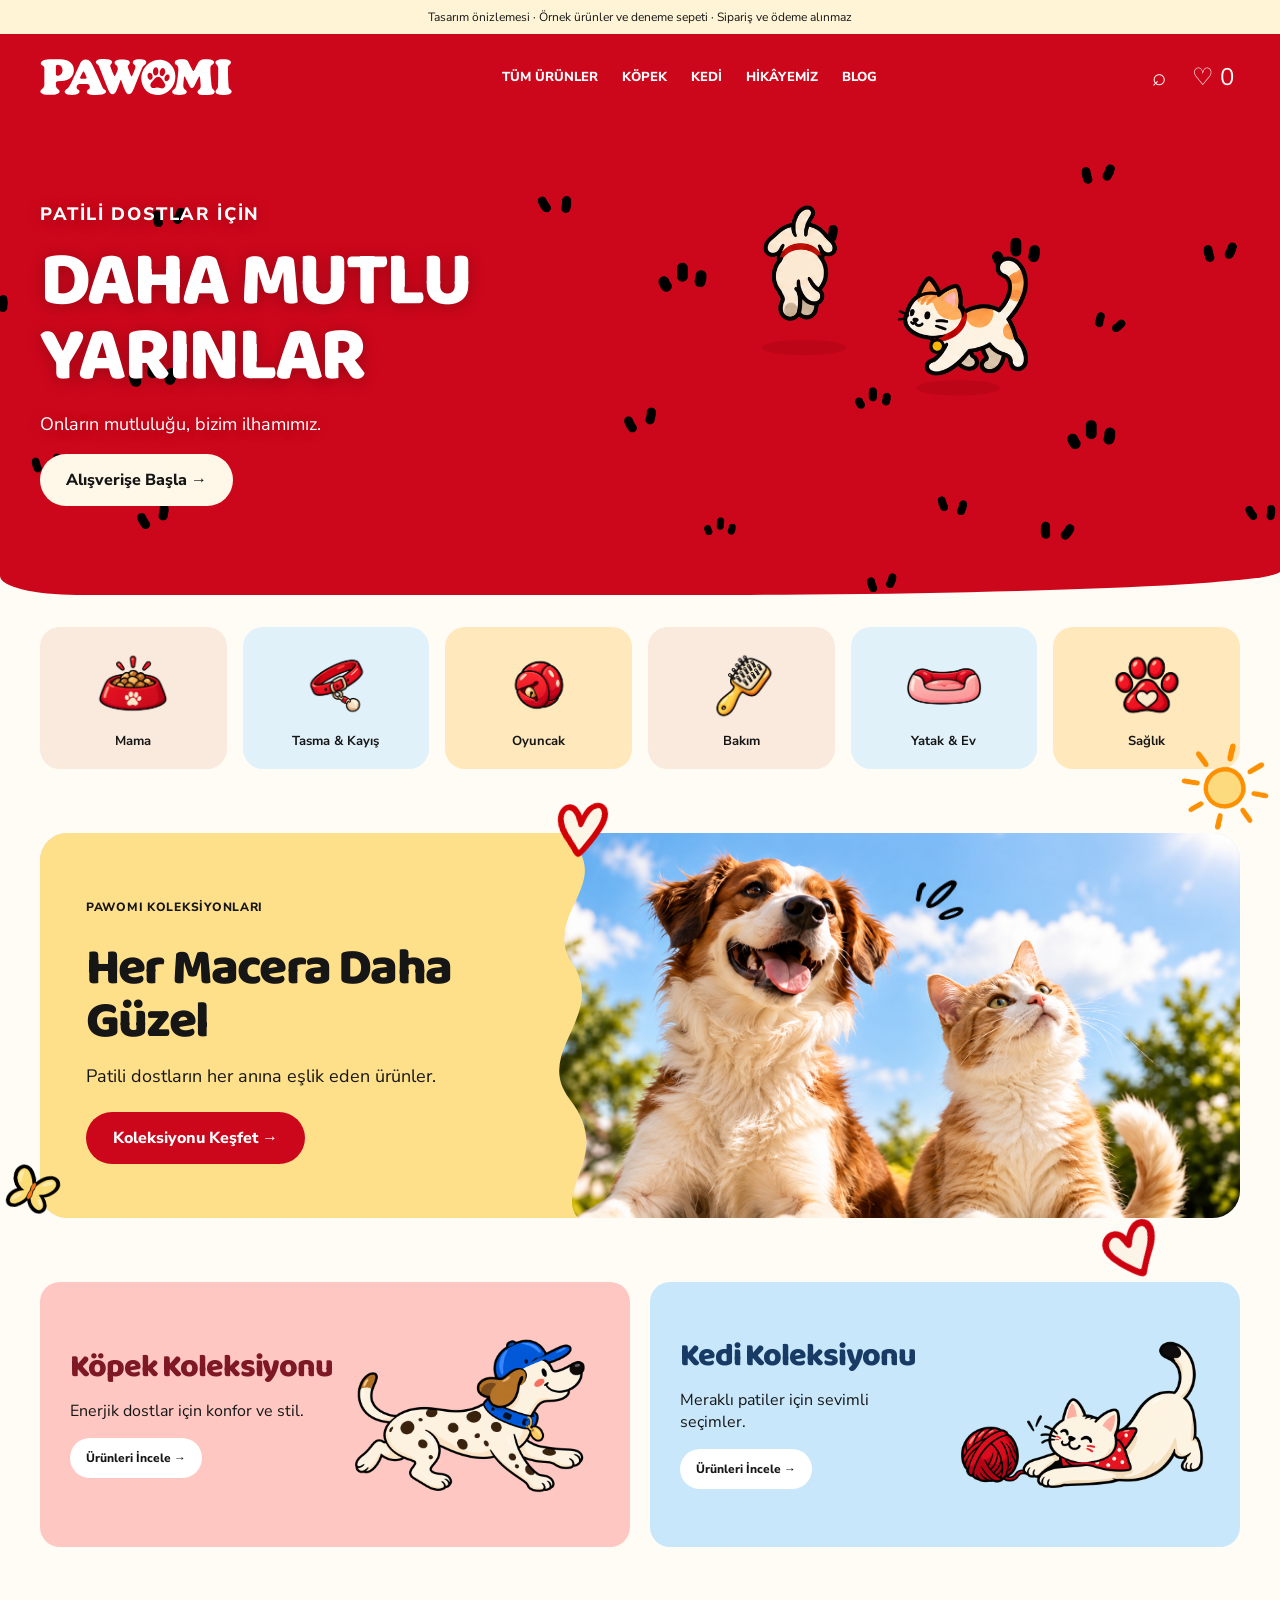
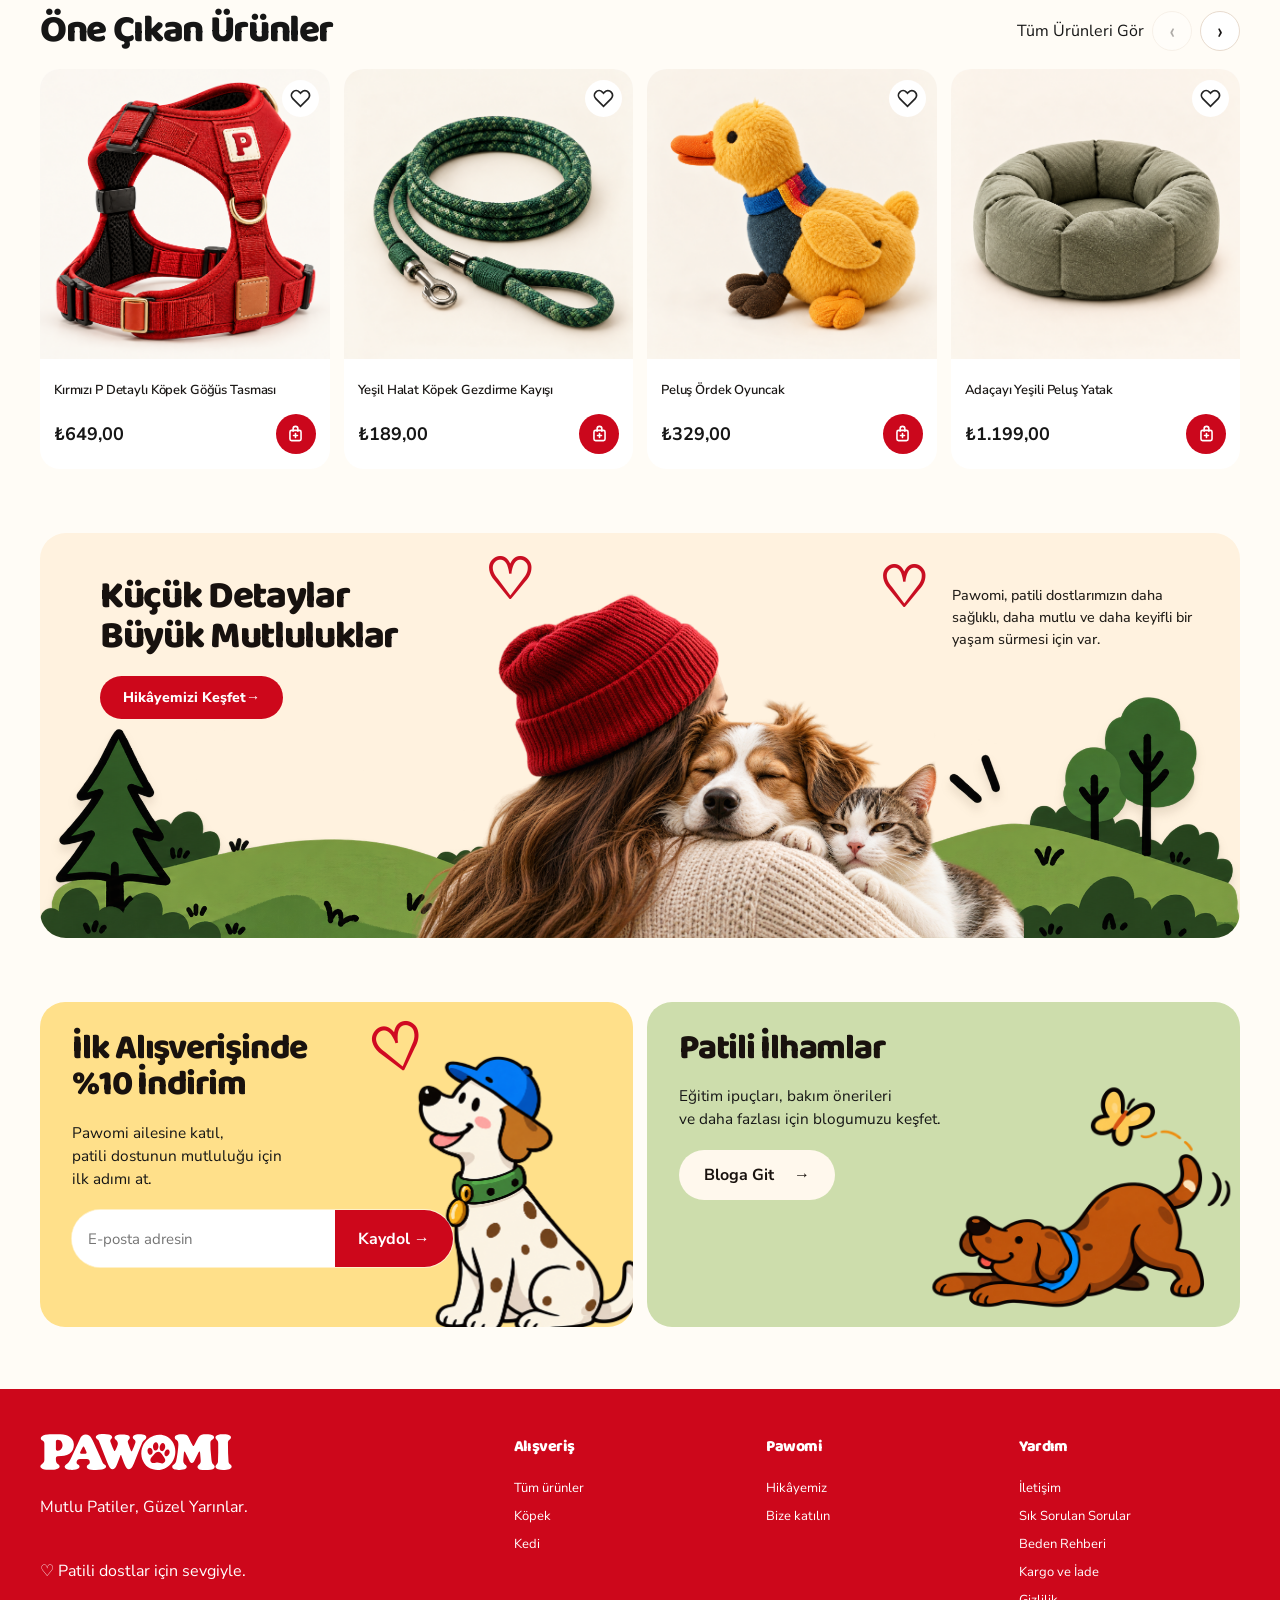
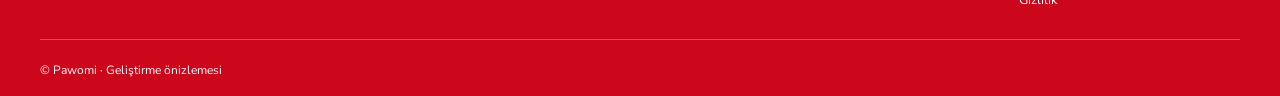
<file: preview/index.html>
<!doctype html><html lang="tr"><head><meta charset="utf-8"><meta name="viewport" content="width=device-width,initial-scale=1"><title>Pawomi — Mutlu Patiler, Güzel Yarınlar</title><link rel="preconnect" href="https://fonts.googleapis.com"><link rel="preconnect" href="https://fonts.gstatic.com" crossorigin><link href="https://fonts.googleapis.com/css2?family=Baloo+2:wght@700;800&family=Nunito+Sans:wght@300;400;600;700;800&display=swap" rel="stylesheet"><link rel="stylesheet" href="./pawomi.css"><style>:root{--red:#CD071B;--cream:#FFF4D6;--ink:#161616}.preview-note{background:#fff4d6;text-align:center;padding:9px;font-size:12px}.nav-tools button{background:none;border:0;color:white;font-size:24px}dialog{border:0;border-radius:24px;padding:28px;width:min(560px,92vw);max-height:85vh}dialog::backdrop{background:#16161688}dialog .close{float:right;border:0;background:#fae9dd;border-radius:50%;width:36px;height:36px}#toast{position:fixed;bottom:24px;left:50%;transform:translateX(-50%);background:#161616;color:white;border-radius:24px;padding:16px 24px;z-index:30}button.category{border:0;color:inherit}button.category[aria-pressed=true]{outline:3px solid var(--red)}.product-card button.product-photo{width:100%;border:0;cursor:pointer;font-size:75px}.cart-row{display:flex;justify-content:space-between;gap:12px;align-items:center;border-bottom:1px solid #eee;padding:16px 0}.cart-row button{border:0;border-radius:8px;padding:8px}.nav-tools{gap:14px}#search{padding:12px;border:1px solid #ddd;border-radius:16px;width:100%;margin:0 0 20px}</style></head><body><div class="preview-note">Tasarım önizlemesi · Örnek ürünler ve deneme sepeti · Sipariş ve ödeme alınmaz</div><header class="site-header"><div class="wrap nav"><a class="brand" href="./index.html"><img class="brand-logo" src="./pawomi-logo.svg" alt="Pawomi" width="192" height="36"></a><nav class="nav-links" aria-label="Ana menü"><a href="./page.html?p=urunler">Tüm Ürünler</a><a href="./page.html?p=kopek">Köpek</a><a href="./page.html?p=kedi">Kedi</a><a href="./page.html?p=hikayemiz">Hikâyemiz</a><a href="./page.html?p=blog">Blog</a></nav><div class="nav-tools"><button id="search-toggle" aria-label="Ürün ara">⌕</button><button id="cart-toggle" aria-label="Sepeti aç">♡ <span data-cart-count>0</span></button><button class="menu-toggle" aria-label="Menüyü aç" aria-expanded="false">☰</button></div></div></header><main id="main"><section class="hero red-section" data-game-base="./"><div class="wrap hero-grid"><div><p class="eyebrow">PATİLİ DOSTLAR İÇİN</p><h1>DAHA MUTLU<br>YARINLAR</h1><p>Onların mutluluğu, bizim ilhamımız.</p><a class="btn cream-btn" href="./page.html?p=urunler">Alışverişe Başla →</a></div><div class="hero-visual"><div class="pawomi-hero-pair"><img src="./pawomi-dog.png" alt="Koşan benekli köpek" width="490" height="350" fetchpriority="high"><img src="./pawomi-cat.png" alt="Yün topuyla oynayan kedi" width="420" height="320"></div><span class="hero-bubble">Mutlu Patiler<br>Güzel Yarınlar ♡</span></div></div></section><section class="wrap section-pad"><div class="category-row"><a class="category" href="./page.html?p=mama" ><span class="cat-icon"><img src="./icon-mama.png" alt="" width="88" height="88" loading="lazy"></span><b>Mama</b></a><a class="category" href="./page.html?p=tasma" ><span class="cat-icon"><img src="./icon-tasma.png" alt="" width="88" height="88" loading="lazy"></span><b>Tasma & Kayış</b></a><a class="category" href="./page.html?p=oyuncak" ><span class="cat-icon"><img src="./icon-oyuncak.png" alt="" width="88" height="88" loading="lazy"></span><b>Oyuncak</b></a><a class="category" href="./page.html?p=bakim" ><span class="cat-icon"><img src="./icon-bakim.png" alt="" width="88" height="88" loading="lazy"></span><b>Bakım</b></a><a class="category" href="./page.html?p=yatak" ><span class="cat-icon"><img src="./icon-yatak.png" alt="" width="88" height="88" loading="lazy"></span><b>Yatak & Ev</b></a><a class="category" href="./page.html?p=saglik" ><span class="cat-icon"><img src="./icon-saglik.png" alt="" width="88" height="88" loading="lazy"></span><b>Sağlık</b></a></div></section><section class="wrap section-pad"><div class="promo promo-adventure" style="--promo-bg:#FFE08A"><div><p class="eyebrow">PAWOMI KOLEKSİYONLARI</p><h2>Her Macera Daha Güzel</h2><p>Patili dostların her anına eşlik eden ürünler.</p><a class="btn" href="./page.html?p=urunler">Koleksiyonu Keşfet →</a></div><div class="promo-photo promo-adventure-art"><img class="promo-photo-real" src="./sky-friends.png" alt="Gökyüzüne bakan köpek ve kedi" loading="lazy"></div></div><div class="promo-floating-assets" aria-hidden="true"><img class="promo-float-decor promo-decor-1" src="./promo-decor-1.png" alt="" aria-hidden="true" loading="lazy"><img class="promo-float-decor promo-decor-2" src="./promo-decor-2.png" alt="" aria-hidden="true" loading="lazy"><img class="promo-float-decor promo-decor-3" src="./promo-decor-3.png" alt="" aria-hidden="true" loading="lazy"><img class="promo-float-decor promo-decor-4" src="./promo-decor-4.png" alt="" aria-hidden="true" loading="lazy"><img class="promo-float-decor promo-decor-5" src="./promo-decor-5.png" alt="" aria-hidden="true" loading="lazy"></div></section><section id="collections" class="wrap section-pad"><div class="two-cols"><a href="./page.html?p=kopek" class="collection-tile" style="--tile:#FFC7C1" ><div><h2>Köpek Koleksiyonu</h2><p>Enerjik dostlar için konfor ve stil.</p><span class="pill">Ürünleri İncele →</span></div><img class="collection-character" src="./pawomi-dog.png" alt="Neşeli benekli köpek" loading="lazy"></a><a href="./page.html?p=kedi" class="collection-tile" style="--tile:#C8E7FA" ><div><h2>Kedi Koleksiyonu</h2><p>Meraklı patiler için sevimli seçimler.</p><span class="pill">Ürünleri İncele →</span></div><img class="collection-character" src="./pawomi-cat.png" alt="Neşeli kedi" loading="lazy"></a></div></section><section class="wrap section-pad featured-products" id="products"><div class="section-heading"><h2>Öne Çıkan Ürünler</h2><div class="featured-carousel-controls"><a href="./page.html?p=urunler" id="all-products">Tüm Ürünleri Gör</a><button type="button" class="featured-carousel-arrow" data-slide="-1" aria-label="Önceki ürünler">‹</button><button type="button" class="featured-carousel-arrow" data-slide="1" aria-label="Sonraki ürünler">›</button></div></div><div class="featured-carousel" id="featured-carousel" tabindex="0" aria-label="Öne çıkan ürünler kaydırıcısı"><div class="product-grid" id="product-grid"></div></div><p id="no-results" hidden>Bu aramada ürün bulunamadı.</p></section><section id="story" class="wrap section-pad pawomi-story-section"><div class="pawomi-story-banner"><div class="pawomi-story-copy"><h2>Küçük Detaylar<br>Büyük Mutluluklar</h2><a class="btn pawomi-story-cta" href="./page.html?p=hikayemiz">Hikâyemizi Keşfet <span aria-hidden="true">→</span></a></div><div class="pawomi-story-illustration" aria-hidden="true"><img class="story-hills" src="./story-hills.png" alt="" loading="lazy"><img class="story-embrace" src="./story-embrace.png" alt="Kadının köpek ve kediye sarılması" loading="lazy"><span class="story-heart heart-one">♡</span><span class="story-heart heart-two">♡</span></div><div class="pawomi-story-description" id="story-details"><p>Pawomi, patili dostlarımızın daha sağlıklı, daha mutlu ve daha keyifli bir yaşam sürmesi için var.</p></div></div></section><section class="wrap section-pad pawomi-duo-section"><div class="pawomi-duo-grid"><article class="pawomi-duo-card pawomi-discount"><div class="pawomi-duo-copy"><h2>İlk Alışverişinde<br>%10 İndirim</h2><p>Pawomi ailesine katıl,<br>patili dostunun mutluluğu için<br>ilk adımı at.</p><form class="pawomi-duo-form" id="duo-newsletter"><input type="email" aria-label="E-posta adresin" placeholder="E-posta adresin" required><button type="submit">Kaydol <span aria-hidden="true">→</span></button></form></div><img class="pawomi-duo-dog" src="./discount-dog.png" alt="Mavi şapkalı Dalmaçyalı" loading="lazy"><span class="pawomi-duo-heart" aria-hidden="true">♡</span></article><article class="pawomi-duo-card pawomi-inspiration"><div class="pawomi-duo-copy"><h2>Patili İlhamlar</h2><p>Eğitim ipuçları, bakım önerileri<br>ve daha fazlası için blogumuzu keşfet.</p><a class="pawomi-duo-link" href="./page.html?p=blog">Bloga Git <span aria-hidden="true">→</span></a></div><img class="pawomi-duo-pet" src="./blog-dog.png" alt="Kelebekle oynayan kahverengi köpek" loading="lazy"><img class="pawomi-duo-butterfly" src="./promo-decor-5.png" alt="" aria-hidden="true" loading="lazy"></article></div></section></main><footer class="footer"><div class="wrap foot-grid"><div><a class="brand" href="./index.html"><img class="brand-logo" src="./pawomi-logo.svg" alt="Pawomi" width="192" height="36"></a><p>Mutlu Patiler, Güzel Yarınlar.</p><p>♡ Patili dostlar için sevgiyle.</p></div><div><h4>Alışveriş</h4><a href="./page.html?p=urunler">Tüm ürünler</a><a href="./page.html?p=kopek">Köpek</a><a href="#collections">Kedi</a></div><div><h4>Pawomi</h4><a href="./page.html?p=hikayemiz">Hikâyemiz</a><a href="./page.html?p=kampanyalar">Bize katılın</a></div><div><h4>Yardım</h4><a href="./page.html?p=iletisim">İletişim</a><a href="./page.html?p=sss">Sık Sorulan Sorular</a><a href="./page.html?p=beden-rehberi">Beden Rehberi</a><a href="./page.html?p=kargo-iade">Kargo ve İade</a><a href="./page.html?p=gizlilik">Gizlilik</a></div></div><div class="wrap copy">© Pawomi · Geliştirme önizlemesi</div></footer><dialog id="product-dialog"><button class="close" aria-label="Kapat">×</button><div id="product-detail"></div></dialog><dialog id="cart-dialog"><button class="close" aria-label="Kapat">×</button><h2>Sepetim ♡</h2><div id="cart-items"></div><p id="cart-total" class="price"></p><button id="checkout" class="btn small">Ödeme hakkında</button></dialog><div role="status" id="toast" hidden></div><script src="./preview.js"></script><script src="./pawomi-chase.js" defer></script><script src="./pawomi-cursor.js" defer></script></body></html>
</file>
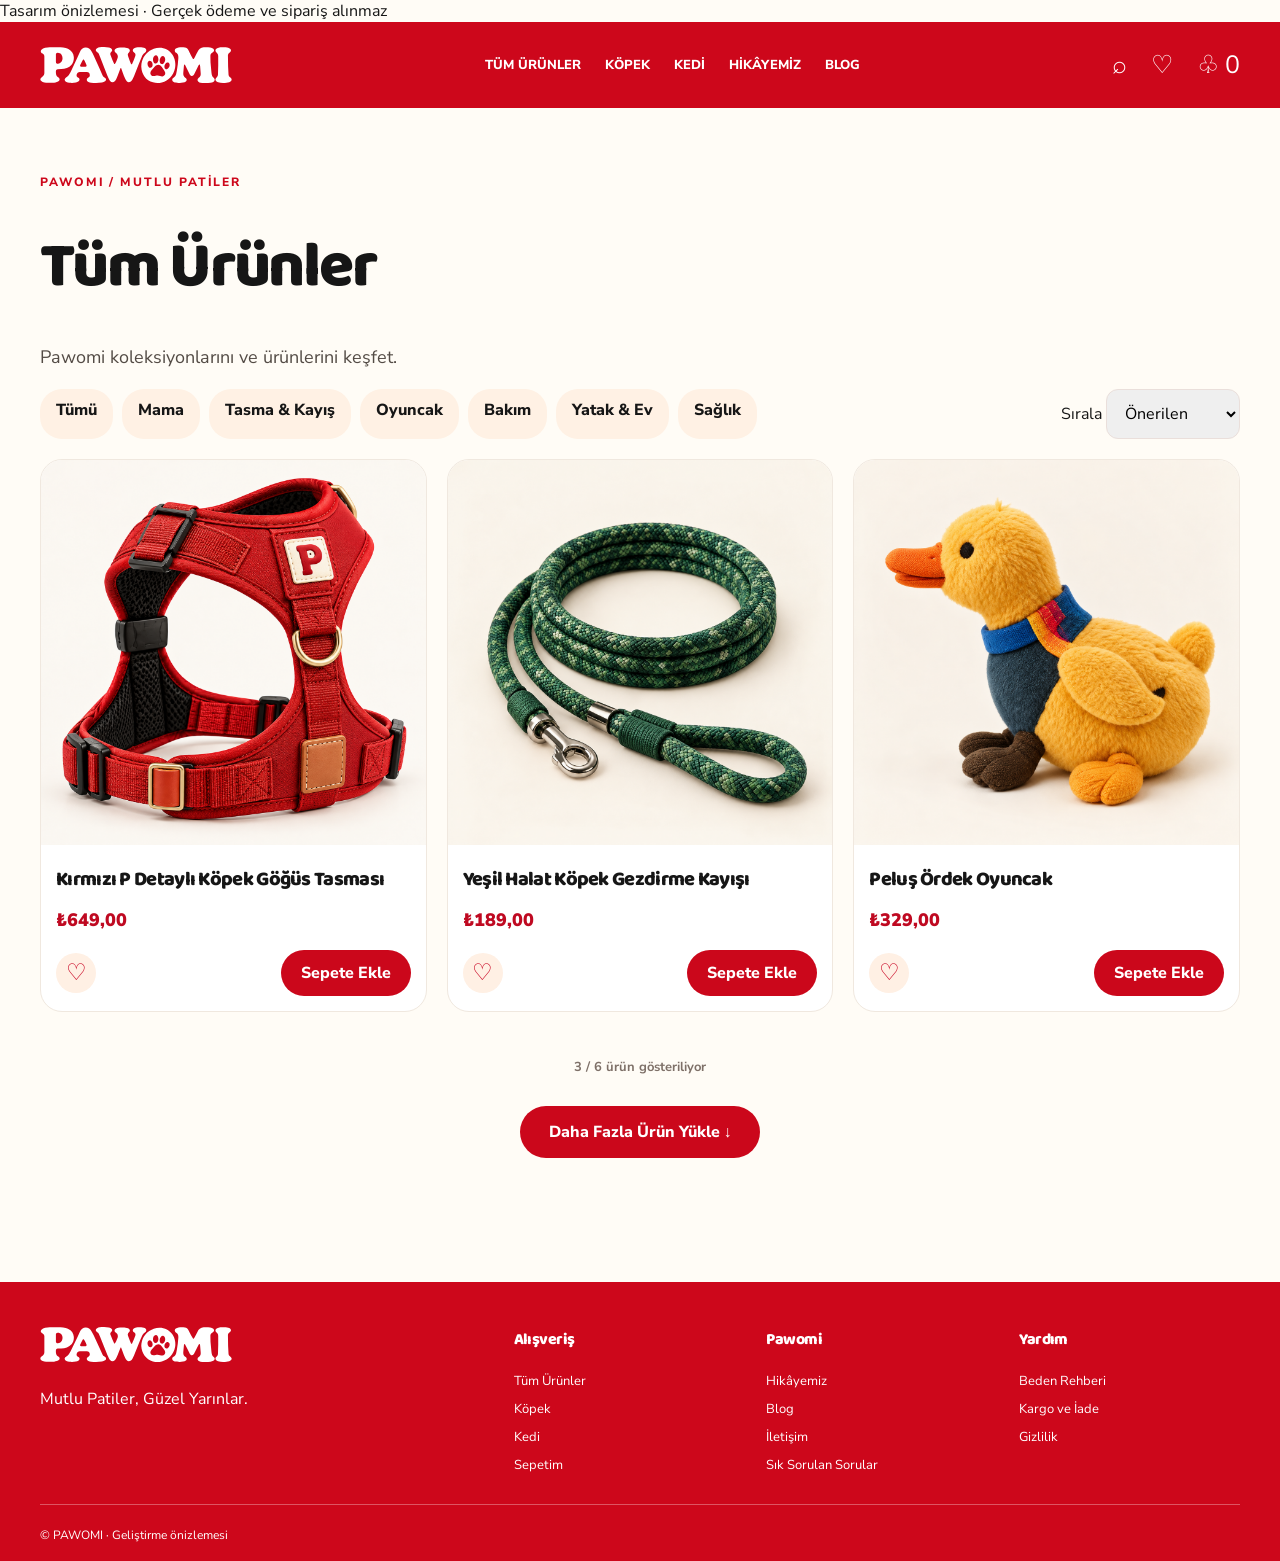
<file: preview/page.html>
<!doctype html><html lang="tr"><head><meta charset="utf-8"><meta name="viewport" content="width=device-width,initial-scale=1"><title>PAWOMI — Sayfalar</title><link rel="preconnect" href="https://fonts.googleapis.com"><link rel="preconnect" href="https://fonts.gstatic.com" crossorigin><link href="https://fonts.googleapis.com/css2?family=Baloo+2:wght@700;800&family=Nunito+Sans:wght@300;400;600;700;800&display=swap" rel="stylesheet"><link rel="stylesheet" href="./pawomi.css"><link rel="stylesheet" href="./pages.css"><style>:root{--red:#CD071B;--cream:#FFF4D6;--ink:#161616}</style></head><body><div class="preview-note">Tasarım önizlemesi · Gerçek ödeme ve sipariş alınmaz</div><header class="site-header"><div class="wrap nav"><a class="brand" href="./index.html"><img class="brand-logo" src="./pawomi-logo.svg" width="192" height="36" alt="Pawomi"></a><nav class="nav-links" aria-label="Ana menü"><a href="./page.html?p=urunler">Tüm Ürünler</a><a href="./page.html?p=kopek">Köpek</a><a href="./page.html?p=kedi">Kedi</a><a href="./page.html?p=hikayemiz">Hikâyemiz</a><a href="./page.html?p=blog">Blog</a></nav><div class="nav-tools"><a href="./page.html?p=arama" aria-label="Ara">⌕</a><a href="./page.html?p=favoriler" aria-label="Favoriler">♡</a><a href="./page.html?p=sepet" aria-label="Sepet">♧ <span data-cart-count>0</span></a><button class="menu-toggle" aria-label="Menüyü aç" aria-expanded="false">☰</button></div></div></header><main id="main" class="wrap section-pad page-runtime"></main><footer class="footer"><div class="wrap foot-grid"><div><a class="brand" href="./index.html"><img class="brand-logo" src="./pawomi-logo.svg" width="192" height="36" alt="Pawomi"></a><p>Mutlu Patiler, Güzel Yarınlar.</p></div><div><h4>Alışveriş</h4><a href="./page.html?p=urunler">Tüm Ürünler</a><a href="./page.html?p=kopek">Köpek</a><a href="./page.html?p=kedi">Kedi</a><a href="./page.html?p=sepet">Sepetim</a></div><div><h4>Pawomi</h4><a href="./page.html?p=hikayemiz">Hikâyemiz</a><a href="./page.html?p=blog">Blog</a><a href="./page.html?p=iletisim">İletişim</a><a href="./page.html?p=sss">Sık Sorulan Sorular</a></div><div><h4>Yardım</h4><a href="./page.html?p=beden-rehberi">Beden Rehberi</a><a href="./page.html?p=kargo-iade">Kargo ve İade</a><a href="./page.html?p=gizlilik">Gizlilik</a></div></div><div class="wrap copy">© PAWOMI · Geliştirme önizlemesi</div></footer><script src="./pages.js" defer></script><script src="./pawomi-chase.js" defer></script><script src="./pawomi-cursor.js" defer></script></body></html>
</file>
<file: preview/pawomi.css>
*{box-sizing:border-box}html{scroll-behavior:smooth}body{margin:0;background:#fffcf6;color:var(--ink);font-family:'DM Sans',sans-serif}h1,h2,h3,.brand{font-family:'Fraunces',Georgia,serif;font-weight:900;letter-spacing:-.045em}h1{font-size:clamp(2.8rem,6vw,6rem);line-height:.98}h2{font-size:clamp(1.8rem,3vw,3.2rem);line-height:1.05}a{color:inherit;text-decoration:none}button,input,select,textarea{font:inherit}button{cursor:pointer}.wrap{width:min(1200px,calc(100% - 48px));margin:auto}.section-pad{padding-top:32px;padding-bottom:32px}.skip,.sr{position:absolute;left:-9999px}.skip:focus{left:10px;top:10px;z-index:20;background:white}.site-header{background:var(--red);color:white;position:relative;z-index:10}.nav{height:86px;display:flex;align-items:center;justify-content:space-between;gap:20px}.brand{font-size:36px;line-height:1;white-space:nowrap}.paw-o{font-size:18px;background:white;color:var(--red);border-radius:50%;display:inline-grid;place-items:center;width:29px;height:29px;vertical-align:5px}.nav-links,.nav-tools{display:flex;gap:24px;align-items:center}.nav-links{font-size:13px;font-weight:800;text-transform:uppercase}.nav-links a:hover{text-decoration:underline}.nav-tools{font-size:25px}.menu-toggle{display:none;border:0;background:transparent;color:white;font-size:23px}.red-section{background:var(--red);color:white}.hero{border-radius:0 0 46% 6% / 0 0 5% 4%;padding:40px 0 65px}.hero-grid{display:grid;grid-template-columns:1fr 1fr;align-items:center;min-height:370px;gap:30px}.eyebrow{text-transform:uppercase;font-size:12px;font-weight:800;letter-spacing:.09em}.hero h1{margin:12px 0;max-width:650px}.hero p{font-size:18px}.hero-visual{position:relative;min-height:330px;display:grid;place-items:center}.hero-visual>img{width:100%;max-height:380px;object-fit:contain}.paw-hero-animals{font-size:clamp(80px,12vw,170px);transform:rotate(-8deg);display:flex;gap:20px}.hero-bubble{position:absolute;right:0;top:5px;background:#ffe28a;color:#151515;border-radius:50%;padding:28px;transform:rotate(-11deg);font-weight:900;text-align:center}.btn{background:var(--red);color:white;border:0;border-radius:100px;padding:15px 26px;display:inline-block;font-weight:800;text-align:center}.btn:hover{filter:brightness(.92);transform:translateY(-1px)}.cream-btn,.light-btn{background:#fff8e9;color:#151515}.category-row{display:grid;grid-template-columns:repeat(6,1fr);gap:16px}.category{background:#fae9dd;border-radius:20px;min-height:110px;display:flex;align-items:center;justify-content:center;flex-direction:column;padding:14px;text-align:center;font-size:13px}.category:nth-child(3n){background:#ffe8bb}.category:nth-child(3n + 2){background:#e0f1fa}.cat-icon{font-size:37px}.cat-icon img{width:60px;height:60px;object-fit:contain}.promo{background:var(--promo-bg);border-radius:24px;display:grid;grid-template-columns:45% 55%;min-height:300px;overflow:hidden}.promo>div:first-child{padding:42px}.promo h2{max-width:420px;margin:0 0 16px}.promo-photo{background:#f8ead6;display:grid;place-items:center;font-size:95px}.promo-photo img{height:100%;width:100%;object-fit:cover;max-height:400px}.two-cols{display:grid;grid-template-columns:1fr 1fr;gap:20px}.collection-tile{background:var(--tile);border-radius:20px;padding:30px;min-height:245px;display:flex;align-items:center;overflow:hidden;justify-content:space-between}.collection-tile h2{font-size:32px;margin:0 0 10px}.collection-tile p{max-width:250px}.collection-tile img{max-width:48%;max-height:190px;object-fit:contain}.tile-emoji{font-size:100px}.pill{background:white;padding:12px 16px;border-radius:40px;font-weight:800;font-size:12px;display:inline-block}.section-heading,.catalog-toolbar{display:flex;align-items:center;justify-content:space-between;gap:20px}.section-heading h2{margin:0 0 20px}.section-heading>a{text-decoration:underline;font-size:13px}.product-grid{display:grid;grid-template-columns:repeat(4,minmax(0,1fr));gap:14px}.product-card{background:#fff;border-radius:18px;overflow:hidden;border:1px solid #f5ede1}.product-photo{height:220px;background:#f9eee3;display:grid;place-items:center}.product-photo img{width:100%;height:100%;object-fit:cover}.placeholder-icon{font-size:66px;display:grid;place-items:center;background:#f7eadd;min-height:180px}.product-info{padding:15px}.product-name{font-size:14px;font-weight:800;display:block;min-height:35px}.price{font-weight:900;font-size:18px;margin:10px 0}.price s{font-size:12px;color:#999}.small{width:100%;padding:12px 10px;font-size:13px}.newsletter{background:#ffe29a;border-radius:22px;padding:40px 50px;display:flex;justify-content:space-between;align-items:center;gap:20px}.newsletter h2{margin:0 0 12px}.newsletter form{display:flex;gap:8px;flex-wrap:wrap}.newsletter input,.searchbar input,.contact-form input,.contact-form textarea{padding:15px;border:1px solid #e8dcd2;border-radius:15px;min-width:220px}.news-emoji{font-size:75px}.footer{background:var(--red);color:white;padding:45px 0 18px;margin-top:30px}.foot-grid{display:grid;grid-template-columns:2fr repeat(3,1fr);gap:32px}.foot-grid>div{display:flex;flex-direction:column;align-items:flex-start;gap:10px}.foot-grid h4{margin:0 0 10px}.foot-grid a:not(.brand){font-size:13px}.copy{border-top:1px solid #ffffff50;padding-top:22px;margin-top:30px;font-size:12px}.page-heading{margin:20px 0 32px}.page-heading h1{margin:8px 0 15px}.catalog{display:grid;grid-template-columns:230px minmax(0,1fr);gap:22px}.filter-box{background:white;padding:22px;border-radius:18px;height:fit-content}.filter-box>a{display:block;padding:8px 0}.filter-box details{margin:15px 0}.filter-check{display:block;margin:8px 0;font-size:13px}.filter-check input{margin-right:6px}.catalog-toolbar{margin-bottom:18px}.catalog-toolbar select,.buy-form select{padding:12px;border-radius:10px;border:1px solid #ddd;background:white}.pagination{display:flex;gap:15px;justify-content:center;margin-top:30px}.product-detail{display:grid;grid-template-columns:1.15fr 1fr;gap:55px}.product-gallery{display:grid;grid-template-columns:1fr 1fr;gap:10px}.product-gallery img{width:100%;border-radius:14px;background:#faeee2}.product-gallery img:first-child{grid-column:span 2}.product-summary h1{font-size:clamp(2.6rem,4vw,4.7rem)}.product-price{font-weight:900;font-size:27px}.buy-form{display:flex;flex-direction:column;gap:12px;margin:25px 0}.buy-form input{width:90px;padding:12px}.buy-form button{max-width:450px}.product-summary details{border-bottom:1px solid #ddd;padding:16px 0}.product-summary summary{font-weight:800;cursor:pointer}.cart-item{display:flex;align-items:center;gap:20px;border-bottom:1px solid #e5dcd1;padding:20px 0}.cart-item img{width:100px;border-radius:12px}.cart-item>div{flex:1}.cart-item input{width:70px;padding:10px}.cart-summary{text-align:right;margin-top:25px}.cart-summary .btn{margin:5px}.empty-state{text-align:center;min-height:450px;display:grid;justify-items:center;align-content:center}.empty-state>span{font-size:130px}.blog-grid{display:grid;grid-template-columns:repeat(3,1fr);gap:20px}.blog-card{background:#fff;border-radius:18px;overflow:hidden}.blog-card img{width:100%;height:220px;object-fit:cover}.blog-card>div:not(.placeholder-icon){padding:20px}.blog-card h2{font-size:26px}.content-page{max-width:860px;min-height:55vh}.content-page h1{font-size:clamp(3rem,5vw,5rem)}.rte{line-height:1.75}.rte img{max-width:100%;height:auto}.article-image{width:100%;border-radius:18px}.contact-form{display:grid;gap:12px;max-width:650px;margin-top:30px}.searchbar{display:flex;gap:12px}@media(max-width:900px){.nav-links{display:none;position:absolute;top:86px;left:0;right:0;background:var(--red);padding:25px;flex-direction:column}.nav-links.open{display:flex}.menu-toggle{display:block}.category-row{grid-template-columns:repeat(3,1fr)}.product-grid{grid-template-columns:repeat(2,minmax(0,1fr))}.foot-grid{grid-template-columns:repeat(2,1fr)}.catalog{grid-template-columns:1fr}.filter-box{display:none}}@media(max-width:600px){.wrap{width:min(100% - 28px,1200px)}.nav{height:72px}.brand{font-size:27px}.nav-tools{gap:10px}.nav-links{top:72px}.hero-grid,.promo,.two-cols,.product-detail{grid-template-columns:1fr}.hero{padding:20px 0 40px}.hero-grid{gap:0}.hero-visual{min-height:190px}.hero-bubble{padding:16px;font-size:13px}.category-row{grid-template-columns:repeat(3,1fr);gap:8px}.category{min-height:95px}.promo>div:first-child{padding:25px}.promo-photo{min-height:180px}.collection-tile{min-height:180px}.product-photo{height:165px}.section-pad{padding-top:16px;padding-bottom:16px}.newsletter{padding:25px;display:block}.news-emoji{font-size:45px}.foot-grid{gap:20px}.foot-grid .brand{font-size:25px}.product-gallery{gap:6px}.cart-summary{text-align:center}.blog-grid{grid-template-columns:1fr}.cart-item{gap:10px}.cart-item img{width:70px}.nav-tools>a:nth-child(2){display:none}}/* PAWOMI motion system v1.1 — theme editor compatible */
:root{--motion-fast:180ms;--motion-base:360ms;--motion-slow:720ms;--motion-ease:cubic-bezier(.22,1,.36,1)}
.nav-links a,.nav-tools a,.foot-grid a{transition:opacity var(--motion-fast),transform var(--motion-base) var(--motion-ease)}
.nav-links a:hover,.nav-tools a:hover{opacity:.78;transform:translateY(-2px)}
.btn,.pill{transition:transform var(--motion-base) var(--motion-ease),box-shadow var(--motion-base),background-color var(--motion-fast),filter var(--motion-fast)}
.btn:hover,.pill:hover{transform:translateY(-4px);box-shadow:0 10px 20px #790b1726;filter:brightness(1.02)}
.btn:active{transform:translateY(0) scale(.97)}
.category,.collection-tile,.product-card,.blog-card,.promo{transition:transform var(--motion-base) var(--motion-ease),box-shadow var(--motion-base) var(--motion-ease)}
.category:hover,.collection-tile:hover,.product-card:hover,.blog-card:hover,.promo:hover{transform:translateY(-6px);box-shadow:0 15px 34px #4d241b18}
.product-photo img,.collection-tile img,.promo-photo img{transition:transform 650ms var(--motion-ease)}
.product-card:hover .product-photo img,.collection-tile:hover img,.promo:hover .promo-photo img{transform:scale(1.055)}
.hero-visual{animation:pawomi-hero-enter 800ms var(--motion-ease) both}
.paw-hero-animals{animation:pawomi-float 3.7s ease-in-out infinite alternate}
.hero-bubble{animation:pawomi-bubble 4.5s ease-in-out infinite alternate}
@keyframes pawomi-hero-enter{from{opacity:0;transform:translateY(24px) scale(.97)}to{opacity:1;transform:translateY(0) scale(1)}}
@keyframes pawomi-float{from{transform:translateY(0) rotate(-8deg)}to{transform:translateY(-12px) rotate(-5deg)}}
@keyframes pawomi-bubble{from{transform:rotate(-11deg) translateY(0)}to{transform:rotate(-7deg) translateY(-8px)}}
.pawomi-reveal{opacity:0;transform:translateY(28px);transition:opacity 750ms var(--motion-ease),transform 750ms var(--motion-ease)}
.pawomi-reveal.is-visible{opacity:1;transform:translateY(0)}
.pawomi-reveal .product-card{transition-delay:60ms}
:focus-visible{outline:3px solid #ffbe43;outline-offset:4px}
@media(prefers-reduced-motion:reduce){*,*::before,*::after{animation-duration:.01ms!important;animation-iteration-count:1!important;scroll-behavior:auto!important;transition-duration:.01ms!important}.pawomi-reveal{opacity:1;transform:none}}

/* Pawomi brand typography & logo v1.2 */
:root{--font-display:'Archivo Black',Arial,sans-serif;--font-body:'Poppins',Arial,sans-serif}
body,button,input,select,textarea{font-family:var(--font-body)}
h1,h2,h3,h4,h5,h6,.section-heading h2,.promo h2,.collection-tile h2,.newsletter h2{font-family:var(--font-display);font-weight:400;letter-spacing:-.04em}
.brand{display:inline-flex;align-items:center;flex-shrink:0;line-height:0}
.brand-logo{display:block;width:clamp(142px,15vw,192px);height:auto;max-height:46px;object-fit:contain}
@media(max-width:600px){.brand-logo{width:142px;max-height:36px}}

/* Pawomi illustrated category icons */
.cat-icon{display:flex;align-items:center;justify-content:center;width:100%;height:76px;margin-bottom:6px}
.cat-icon img{width:76px;height:76px;max-width:100%;object-fit:contain;display:block;transition:transform 360ms cubic-bezier(.22,1,.36,1)}
.category:hover .cat-icon img{transform:translateY(-4px) rotate(-5deg) scale(1.08)}
.category{min-height:142px;gap:3px}
@media(max-width:600px){.cat-icon{height:62px}.cat-icon img{width:62px;height:62px}.category{min-height:116px}}

/* Pawomi uploaded PNG artwork: responsive, transparent assets */
.pawomi-hero-pair{width:100%;height:350px;position:relative;display:block}
.pawomi-hero-pair img{position:absolute;display:block;object-fit:contain;max-width:none;filter:drop-shadow(0 14px 13px #41000f18)}
.pawomi-hero-pair img:first-child{width:78%;height:95%;right:-1%;bottom:0;transform:rotate(-2deg)}
.pawomi-hero-pair img:last-child{width:58%;height:70%;left:-4%;bottom:-4%;transform:rotate(4deg)}
.collection-tile img.collection-character{width:49%;max-width:49%;max-height:220px;height:205px;object-fit:contain;object-position:center}
.promo-photo img{object-fit:contain;padding:12px}
@media(max-width:900px){.pawomi-hero-pair{height:300px}}
@media(max-width:600px){.pawomi-hero-pair{height:225px}.pawomi-hero-pair img:first-child{width:73%}.pawomi-hero-pair img:last-child{width:55%}.collection-tile img.collection-character{height:160px;max-height:160px}}

/* User-uploaded Pawomi banner used as the hero background */
.hero{background-image:linear-gradient(90deg,rgba(33,19,17,.30) 0%,rgba(33,19,17,.08) 55%,transparent 100%),url('./banner.png');background-position:center center;background-size:cover;background-repeat:no-repeat;min-height:460px;display:flex;align-items:center}
.hero .hero-grid{width:100%;min-height:390px}
.hero .hero-visual{visibility:hidden;pointer-events:none}
.hero h1,.hero .eyebrow,.hero p{ text-shadow:0 2px 15px rgba(24,12,12,.28)}
@media(max-width:600px){.hero{min-height:420px;background-position:60% center}.hero .hero-grid{min-height:360px;align-items:center}.hero .hero-visual{display:none}}


/* Pawomi hero alignment and sticky navigation correction */
.site-header{position:sticky;top:0;z-index:1000}
.hero{position:relative;isolation:isolate;width:100%;margin:0;padding:40px 0 65px;display:block;background-image:linear-gradient(90deg,rgba(33,19,17,.25) 0%,rgba(33,19,17,.05) 58%,transparent 100%),url('./banner.png');background-size:cover;background-position:center center;background-repeat:no-repeat}
.hero>.wrap{width:min(1200px,calc(100% - 48px));margin-left:auto;margin-right:auto}
.hero .hero-grid{display:grid;grid-template-columns:1fr 1fr;align-items:center;min-height:370px;gap:30px;width:100%}
.hero .hero-grid>div:first-child{position:relative;z-index:2;min-width:0}
.hero h1{max-width:650px}
@media(max-width:600px){
  .hero{padding:20px 0 40px;min-height:420px;background-position:60% center}
  .hero>.wrap{width:min(1200px,calc(100% - 28px))}
  .hero .hero-grid{grid-template-columns:1fr;min-height:360px;gap:0}
}

/* Hero layout hotfix v1.4: ensure wrap stays centered even with .hero-grid width rules */
.hero > .wrap.hero-grid,
.hero .wrap.hero-grid{
  width:min(1200px, calc(100% - 48px));
  max-width:1200px;
  margin-inline:auto;
  box-sizing:border-box;
}
.hero .hero-grid > div:first-child{min-width:0}
.hero{background-image:url('./banner.png');background-position:center;background-size:cover;background-repeat:no-repeat}
@media (max-width:600px){
 .hero > .wrap.hero-grid,.hero .wrap.hero-grid{width:calc(100% - 28px);max-width:1200px;margin-inline:auto}
}

/* Collection feature — organic editorial adventure banner */
.promo.promo-adventure{position:relative;isolation:isolate;display:grid;grid-template-columns:43% 57%;min-height:385px;background:#d9ecf8;overflow:hidden;border-radius:27px;align-items:stretch}
.promo-adventure>div:first-child{position:relative;z-index:2;display:flex;flex-direction:column;justify-content:center;padding:38px 46px;background:transparent}
.promo-adventure>div:first-child::before{content:"";position:absolute;z-index:-1;inset:0 -62px 0 0;background:#ffe08a;clip-path:polygon(0 0,97% 0,100% 9%,96% 19%,98% 30%,95% 42%,99% 55%,96% 69%,100% 83%,96% 100%,0 100%)}
.promo-adventure .eyebrow{font-size:12px;letter-spacing:.06em}
.promo-adventure h2{font-family:var(--font-display,'Archivo Black',sans-serif);font-size:clamp(2.45rem,4vw,4.2rem);line-height:1.03;letter-spacing:-.055em;max-width:430px;margin:16px 0 14px}
.promo-adventure p:not(.eyebrow){font-size:clamp(14px,1.45vw,18px);line-height:1.45;max-width:385px;margin:0 0 23px}
.promo-adventure .btn{align-self:flex-start;padding:15px 27px}
.promo-adventure .promo-adventure-art{position:relative;overflow:hidden;background:linear-gradient(#c5e2f6 0%,#eef6f6 69%,#b6c977 100%);min-height:385px}
.promo-adventure-art::after{content:"";position:absolute;bottom:-32px;left:0;right:0;height:95px;background:#83a96b55;border-radius:50% 50% 0 0}
.promo-adventure .promo-adventure-art img.promo-dog,.promo-adventure .promo-adventure-art img.promo-cat{position:absolute;z-index:1;object-fit:contain;width:auto;height:auto;max-height:none;max-width:none;padding:0;filter:drop-shadow(0 12px 12px #364b5222)}
.promo-adventure .promo-dog{width:68%!important;max-width:68%!important;bottom:0;left:0;height:89%!important}
.promo-adventure .promo-cat{width:57%!important;max-width:57%!important;bottom:0;right:-3%;height:75%!important}
.promo-adventure .promo-sun{position:absolute;z-index:1;top:12px;right:35px;font-size:68px;color:#ffac20;line-height:1}
@media(max-width:700px){.promo.promo-adventure{grid-template-columns:1fr;min-height:0}.promo-adventure>div:first-child{padding:30px 27px 42px}.promo-adventure>div:first-child::before{inset:0;clip-path:polygon(0 0,100% 0,100% 90%,90% 94%,75% 91%,60% 97%,40% 92%,20% 97%,0 93%)}.promo-adventure h2{font-size:clamp(2.3rem,9vw,3.5rem)}.promo-adventure .promo-adventure-art{min-height:255px}.promo-adventure .promo-dog{height:100%!important}.promo-adventure .promo-cat{height:80%!important}}

/* Smooth organic wave between collection copy and illustration */
.promo-adventure>div:first-child::before{
  clip-path:none!important;
  inset:0 -74px 0 0;
  border-radius:0;
  -webkit-mask-image:url("data:image/svg+xml,%3Csvg xmlns='http://www.w3.org/2000/svg' viewBox='0 0 700 600' preserveAspectRatio='none'%3E%3Cpath fill='white' d='M0 0 H620 C690 72 595 125 630 200 C675 284 585 340 628 414 C681 502 610 553 638 600 H0 Z'/%3E%3C/svg%3E");
  mask-image:url("data:image/svg+xml,%3Csvg xmlns='http://www.w3.org/2000/svg' viewBox='0 0 700 600' preserveAspectRatio='none'%3E%3Cpath fill='white' d='M0 0 H620 C690 72 595 125 630 200 C675 284 585 340 628 414 C681 502 610 553 638 600 H0 Z'/%3E%3C/svg%3E");
  -webkit-mask-size:100% 100%;mask-size:100% 100%;
  -webkit-mask-repeat:no-repeat;mask-repeat:no-repeat;
}
@media(max-width:700px){
 .promo-adventure>div:first-child::before{
  inset:0 0 -32px 0;
  -webkit-mask-image:url("data:image/svg+xml,%3Csvg xmlns='http://www.w3.org/2000/svg' viewBox='0 0 600 400' preserveAspectRatio='none'%3E%3Cpath fill='white' d='M0 0 H600 V342 C515 390 451 329 355 362 C260 400 178 338 85 370 L0 354 Z'/%3E%3C/svg%3E");
  mask-image:url("data:image/svg+xml,%3Csvg xmlns='http://www.w3.org/2000/svg' viewBox='0 0 600 400' preserveAspectRatio='none'%3E%3Cpath fill='white' d='M0 0 H600 V342 C515 390 451 329 355 362 C260 400 178 338 85 370 L0 354 Z'/%3E%3C/svg%3E");
 }
}

/* Collection heading colors matched to approved reference */
.two-cols > .collection-tile:first-child h2{color:#7F1825}
.two-cols > .collection-tile:nth-child(2) h2{color:#183B65}


/* Pawomi featured product carousel */
.featured-products .section-heading{margin-bottom:18px}
.featured-products .section-heading h2{font-size:clamp(1.9rem,3vw,2.8rem);margin:0}
.featured-products .section-heading>a{font-weight:600}
.featured-products .section-heading>a::after{content:'  →'}
.featured-carousel-controls{display:flex;align-items:center;gap:8px}
.featured-carousel-arrow{display:grid;place-items:center;width:40px;height:40px;border-radius:50%;border:1px solid #e8dbce;background:white;color:#171515;font-size:24px;line-height:1;transition:background .2s,transform .2s}
.featured-carousel-arrow:hover:not(:disabled){background:#ffe6bc;transform:translateY(-2px)}
.featured-carousel-arrow:disabled{opacity:.35;cursor:default}
.featured-carousel{overflow-x:auto;scroll-snap-type:x mandatory;scroll-behavior:smooth;scrollbar-width:none;overscroll-behavior-x:contain}
.featured-carousel::-webkit-scrollbar{display:none}
.featured-carousel .product-grid{display:flex;gap:14px;align-items:stretch}
.featured-carousel .product-card{position:relative;flex:0 0 calc((100% - 42px)/4);min-width:0;scroll-snap-align:start;border:0;border-radius:20px;background:#fff;overflow:hidden;display:flex;flex-direction:column}
.featured-carousel .product-photo{height:220px;border-radius:18px 18px 0 0;overflow:hidden;display:grid;place-items:center}
.featured-carousel .product-photo img{object-fit:contain;padding:13px}
.featured-carousel .product-info{padding:13px 14px 15px;display:flex;flex:1;flex-direction:column;gap:6px}
.featured-carousel .product-info .eyebrow{display:none}
.featured-carousel .product-name{font-family:var(--font-body,'Poppins',sans-serif);font-weight:600;font-size:13px;letter-spacing:-.01em;line-height:1.4;min-height:36px;color:#1a1715}
.featured-carousel .product-bottom{display:flex;align-items:center;justify-content:space-between;gap:8px;margin-top:auto}
.featured-carousel .price{font-size:18px;font-weight:700;margin:0;white-space:nowrap}
.featured-carousel .price s{font-size:11px}
.featured-carousel .product-cart{width:40px;height:40px;display:grid;place-items:center;padding:0;border:0;background:#cb071c;color:#fff;border-radius:50%;flex-shrink:0}
.featured-carousel .product-cart:hover{background:#a60316;transform:translateY(-2px)}
.featured-carousel .product-cart svg{width:19px;height:19px;stroke:currentColor;fill:none;stroke-width:2;stroke-linecap:round;stroke-linejoin:round}
.featured-carousel .product-favorite{position:absolute;top:11px;right:11px;z-index:2;display:grid;place-items:center;width:37px;height:37px;border:0;border-radius:50%;background:#fff;color:#242424}
.featured-carousel .product-favorite svg{width:21px;height:21px;stroke:currentColor;stroke-width:2;fill:none}
.featured-carousel .product-favorite[aria-pressed="true"]{color:#cb071c}
.featured-carousel .product-favorite[aria-pressed="true"] svg{fill:currentColor}
.featured-products .featured-search{margin-bottom:16px}
@media(max-width:900px){.featured-carousel .product-card{flex-basis:calc((100% - 28px)/3)}}
@media(max-width:650px){.featured-carousel .product-card{flex-basis:calc((100% - 12px)/2)}.featured-carousel .product-grid{gap:12px}.featured-carousel .product-photo{height:170px}.featured-carousel .price{font-size:15px}.featured-carousel-controls{gap:5px}.featured-carousel-arrow{width:34px;height:34px}.featured-products .section-heading h2{font-size:1.6rem}}

/* Square product imagery, preserving four-up carousel */
.featured-carousel .product-photo{height:auto;aspect-ratio:1/1;width:100%;flex-shrink:0}
.featured-carousel .product-photo img{width:100%;height:100%;object-fit:contain}
@media(max-width:650px){.featured-carousel .product-photo{height:auto;aspect-ratio:1/1}}

/* Story banner replaces newsletter */
.pawomi-story-banner{position:relative;display:grid;grid-template-columns:34% 42% 24%;align-items:center;min-height:355px;border-radius:28px;overflow:hidden;background:#fff0db;isolation:isolate}
.pawomi-story-banner:before{content:"";position:absolute;left:-10%;right:-10%;bottom:-62px;height:135px;background:#78a453;border-radius:50% 48% 0 0/75% 65% 0 0;z-index:-1}
.pawomi-story-copy{padding:28px 0 38px 44px;z-index:3}
.pawomi-story-copy h2{font-family:Georgia,serif;font-weight:900;font-size:clamp(2.4rem,3.3vw,3.8rem);letter-spacing:-.055em;line-height:.98;max-width:430px;margin:0 0 24px;color:#17110e}
.pawomi-story-cta{background:#cd071b;color:white;padding:17px 28px;white-space:nowrap}
.pawomi-story-illustration{position:relative;align-self:stretch;min-height:330px;z-index:1}
.pawomi-story-illustration img{position:absolute;max-width:none;object-fit:contain;filter:drop-shadow(0 7px 5px #57412222)}
.pawomi-story-illustration .story-dog{width:88%;height:96%;left:-1%;bottom:-4%;transform:scaleX(-1)}
.pawomi-story-illustration .story-cat{width:73%;height:75%;right:-13%;bottom:-4%}
.pawomi-story-description{align-self:start;padding:50px 34px 24px 8px;z-index:2}
.pawomi-story-description p{font-size:clamp(14px,1.25vw,18px);line-height:1.65;font-weight:500;color:#24201b;margin:0}
.story-heart{position:absolute;color:#c90e22;font-size:56px;font-weight:900;line-height:1;z-index:2}.heart-one{top:25px;left:10%}.heart-two{top:40px;right:6%}
@media(max-width:850px){.pawomi-story-banner{grid-template-columns:44% 56%}.pawomi-story-copy{padding:34px 0 20px 27px}.pawomi-story-description{grid-column:1/-1;grid-row:2;padding:12px 27px 35px;max-width:520px}.pawomi-story-illustration{min-height:250px}.pawomi-story-copy h2{font-size:clamp(2rem,5vw,3.2rem)}}
@media(max-width:520px){.pawomi-story-banner{grid-template-columns:1fr;min-height:0}.pawomi-story-copy{padding:34px 26px 0}.pawomi-story-copy h2{font-size:clamp(2.7rem,10vw,4rem)}.pawomi-story-illustration{min-height:235px}.pawomi-story-description{grid-row:3;padding:12px 26px 34px}.pawomi-story-banner:before{height:125px;bottom:40px}.pawomi-story-cta{padding:14px 19px}}


/* Original sky friends photograph and decorative illustrations (no regeneration) */
.promo-adventure-art{background:#d7ebf9!important;overflow:hidden!important}
.promo-adventure .promo-adventure-art img.promo-photo-real{display:block;width:100%;height:100%;max-height:none;max-width:none;object-fit:cover;object-position:center center;padding:0;position:absolute;inset:0;z-index:0;filter:none}
.promo-adventure .promo-adventure-art::after{display:none}
.promo-floating-assets{position:absolute;inset:-31px -26px;pointer-events:none;z-index:5;overflow:visible}
section:has(> .promo-adventure){position:relative;isolation:isolate}
.promo-float-decor{position:absolute;display:block;object-fit:contain;max-width:110px;max-height:110px}
.promo-decor-1{top:3%;right:1%;width:78px;transform:rotate(13deg)}
.promo-decor-2{top:-4%;left:43%;width:61px;transform:rotate(-10deg)}
.promo-decor-3{top:24%;right:43%;width:65px;transform:rotate(11deg)}
.promo-decor-4{bottom:-1%;right:8%;width:70px;transform:rotate(-16deg)}
.promo-decor-5{bottom:12%;left:-1%;width:62px;transform:rotate(-8deg)}
@media(max-width:700px){.promo-floating-assets{inset:-18px -10px}.promo-float-decor{max-width:55px;max-height:55px}.promo-decor-1{width:50px;top:51%;right:2%}.promo-decor-2{width:40px;left:80%;top:0}.promo-decor-3{width:42px;top:57%;right:62%}.promo-decor-4{width:46px;bottom:0}.promo-decor-5{width:38px;bottom:43%}}

/* Promo decorative asset placement refinement */
.promo-floating-assets .promo-decor-1{width:108px;max-width:108px;top:-7%;right:-1%;transform:rotate(10deg)}
.promo-floating-assets .promo-decor-3{width:76px;max-width:76px;top:16%;right:30%;transform:rotate(8deg)}
.promo-floating-assets .promo-decor-2{width:68px;max-width:68px;top:-10%;left:49%;transform:rotate(-12deg)}
@media(max-width:700px){
 .promo-floating-assets .promo-decor-1{width:70px;max-width:70px;top:48%;right:-2%}
 .promo-floating-assets .promo-decor-3{width:54px;max-width:54px;top:61%;right:28%}
 .promo-floating-assets .promo-decor-2{width:48px;max-width:48px;top:-4%;left:76%}
}

/* Correct the asset identities: decor-2 = black strokes; decor-3 = red heart */
.promo-floating-assets .promo-decor-2{width:78px;max-width:78px;top:17%;left:auto;right:29%;transform:rotate(8deg)}
.promo-floating-assets .promo-decor-3{width:65px;max-width:65px;top:-9%;right:auto;left:44%;transform:rotate(-12deg)}
@media(max-width:700px){
 .promo-floating-assets .promo-decor-2{width:52px;max-width:52px;top:62%;left:auto;right:29%}
 .promo-floating-assets .promo-decor-3{width:48px;max-width:48px;top:43%;right:auto;left:5%}
}

/* Final position tuning for upper heart and black accent */
.promo-floating-assets .promo-decor-3{top:5%;left:43%;right:auto;width:65px;max-width:65px;transform:rotate(-12deg)}
.promo-floating-assets .promo-decor-2{top:17%;right:23%;left:auto;width:78px;max-width:78px;transform:rotate(8deg)}
@media(max-width:700px){
 .promo-floating-assets .promo-decor-3{top:47%;left:8%;right:auto;width:48px;max-width:48px}
 .promo-floating-assets .promo-decor-2{top:63%;right:22%;left:auto;width:52px;max-width:52px}
}


/* Pawomi double editorial cards after story banner */
.pawomi-duo-grid{display:grid;grid-template-columns:1fr 1fr;gap:24px}
.pawomi-duo-card{height:355px;border-radius:25px;position:relative;overflow:hidden;isolation:isolate}
.pawomi-discount{background:#ffe08a}.pawomi-inspiration{background:#cdddac}
.pawomi-duo-copy{position:relative;z-index:3;padding:34px 35px;max-width:75%}
.pawomi-duo-copy h2{font-family:Georgia,serif;font-size:clamp(27px,3vw,46px);letter-spacing:-.045em;line-height:1.07;margin:0 0 18px;font-weight:900;color:#19120e}
.pawomi-duo-copy p{font-size:clamp(13px,1.2vw,17px);line-height:1.5;margin:0 0 20px;max-width:335px}
.pawomi-duo-form{display:flex;align-items:stretch;width:min(100%,390px);height:57px;border-radius:32px;overflow:hidden;background:#fff;box-shadow:0 0 0 1px #ffffff88}
.pawomi-duo-form input{width:100%;min-width:0;flex:1;border:0;background:#fff;padding:0 16px;font:inherit;font-size:15px}
.pawomi-duo-form button{flex:0 0 auto;border:0;border-radius:0;background:#cd071b;color:#fff;padding:0 23px;font:inherit;font-weight:700;cursor:pointer}
.pawomi-duo-link{display:inline-flex;align-items:center;gap:20px;border-radius:35px;background:#fff8ed;padding:14px 25px;text-decoration:none;color:#19120e;font-weight:700}
.pawomi-duo-dog{position:absolute;right:-7%;bottom:-12%;width:55%;height:102%;object-fit:contain;z-index:1}
.pawomi-duo-pet{position:absolute;right:-5%;bottom:-17%;width:66%;height:92%;object-fit:contain;z-index:1}
.pawomi-duo-heart{position:absolute;right:34%;top:13px;color:#d00922;font-size:62px;line-height:1;font-weight:900;z-index:2;transform:rotate(-14deg)}
.pawomi-duo-butterfly{position:absolute;right:11%;top:11%;width:65px;height:65px;object-fit:contain;z-index:2}
@media(max-width:850px){.pawomi-duo-grid{gap:14px}.pawomi-duo-card{height:330px}.pawomi-duo-copy{padding:25px;max-width:85%}.pawomi-duo-dog{right:-15%}.pawomi-duo-pet{right:-15%}}
@media(max-width:650px){.pawomi-duo-grid{grid-template-columns:1fr;gap:16px}.pawomi-duo-card{height:340px}.pawomi-duo-copy{max-width:78%}.pawomi-duo-copy h2{font-size:34px}.pawomi-duo-copy p{font-size:14px}.pawomi-duo-form{width:100%;max-width:330px;height:48px}.pawomi-duo-form button{padding:0 16px}.pawomi-duo-dog{width:57%;right:-9%;bottom:-12%}.pawomi-duo-pet{width:69%;right:-12%;bottom:-15%}}


/* Pawomi locked typography — Baloo 2 ExtraBold + Nunito Sans */
:root{--font-display:'Baloo 2',sans-serif;--font-body:'Nunito Sans',sans-serif}
html,body,p,span,a,button,input,textarea,select,nav,li,label,.product-name,.price,.eyebrow,.pill{font-family:'Nunito Sans',sans-serif}
h1,h2,h3,h4,h5,h6,.section-heading h2,.promo h2,.collection-tile h2,.newsletter h2,.pawomi-story-copy h2,.pawomi-duo-copy h2,.promo-adventure h2{font-family:'Baloo 2',sans-serif;font-weight:800;letter-spacing:-.035em}
.pawomi-duo-grid{gap:12px}
.pawomi-duo-card{transition:transform .38s cubic-bezier(.22,1,.36,1),box-shadow .38s ease}
.pawomi-duo-card:hover{transform:translateY(-7px);box-shadow:0 18px 34px rgba(40,29,17,.13)}
.pawomi-duo-card img{transition:transform .5s cubic-bezier(.22,1,.36,1)}
.pawomi-duo-card:hover .pawomi-duo-dog,.pawomi-duo-card:hover .pawomi-duo-pet{transform:translateY(-7px) scale(1.045)}
.pawomi-duo-card:hover .pawomi-duo-butterfly{transform:translate(5px,-8px) rotate(10deg)}
.pawomi-duo-card .pawomi-duo-form button,.pawomi-duo-card .pawomi-duo-link{transition:background-color .25s,color .25s,transform .25s}
.pawomi-duo-card .pawomi-duo-link:hover{background:#fff;color:#bf0920;transform:translateX(3px)}
.pawomi-duo-card .pawomi-duo-form button:hover{background:#a90419}
@media(max-width:650px){.pawomi-duo-grid{gap:12px}}
@media(prefers-reduced-motion:reduce){.pawomi-duo-card,.pawomi-duo-card img,.pawomi-duo-card .pawomi-duo-form button,.pawomi-duo-card .pawomi-duo-link{transition:none!important}.pawomi-duo-card:hover,.pawomi-duo-card:hover img{transform:none!important}}


/* Approved artwork and 2nd-reference composition */
.pawomi-story-banner{min-height:355px;grid-template-columns:33% 43% 24%;background:#fff2df}
.pawomi-story-copy{padding-left:43px;align-self:center}
.pawomi-story-copy h2{font-family:var(--font-display,'Baloo 2',sans-serif);font-size:clamp(2.55rem,3.45vw,3.9rem);line-height:.96}
.pawomi-story-illustration{min-height:355px;align-self:stretch;overflow:visible}
.pawomi-story-illustration img.story-embrace{position:absolute;width:120%;height:103%;max-width:none;left:-9%;bottom:-2%;object-fit:contain;object-position:bottom center;z-index:1;filter:none}
.pawomi-story-description{padding-top:48px;padding-right:30px}
.pawomi-story-description p{position:relative;z-index:3}
.pawomi-duo-grid{gap:14px}
.pawomi-duo-card{height:325px}
.pawomi-duo-copy{padding:28px 32px}
.pawomi-duo-copy h2{font-family:var(--font-display,'Baloo 2',sans-serif);font-weight:800;font-size:clamp(30px,2.75vw,43px);line-height:1.04}
.pawomi-duo-dog{right:-7%;bottom:-5%;width:54%;height:94%;object-position:bottom}
.pawomi-duo-pet{right:-2%;bottom:-7%;width:61%;height:80%;object-position:bottom}
.pawomi-duo-heart{right:35%;top:18px}
.pawomi-duo-butterfly{right:13%;top:8%;width:55px;height:55px}
@media(max-width:850px){.pawomi-story-banner{grid-template-columns:44% 56%}.pawomi-story-illustration{min-height:250px}.pawomi-story-illustration img.story-embrace{width:105%;height:100%;left:-3%}.pawomi-duo-card{height:330px}}
@media(max-width:650px){.pawomi-story-illustration{min-height:270px}.pawomi-story-illustration img.story-embrace{width:100%;height:100%;left:0}.pawomi-duo-card{height:340px}.pawomi-duo-copy h2{font-size:34px}.pawomi-duo-dog{right:-10%;width:60%}.pawomi-duo-pet{right:-5%;width:65%}}

/* Patili İlhamlar composition and illustration hover */
.pawomi-inspiration .pawomi-duo-pet{
  bottom:3%;
  height:88%;
  transform-origin:center bottom;
  transition:transform .5s cubic-bezier(.22,1,.36,1),filter .5s ease;
}
.pawomi-inspiration:hover .pawomi-duo-pet{
  transform:translateY(-11px) scale(1.055);
  filter:drop-shadow(0 12px 10px rgba(28,48,22,.16));
}
.pawomi-inspiration .pawomi-duo-butterfly{display:none!important}
@media(max-width:650px){
 .pawomi-inspiration .pawomi-duo-pet{bottom:3%;height:84%}
}
@media(prefers-reduced-motion:reduce){
 .pawomi-inspiration .pawomi-duo-pet{transition:none!important}
 .pawomi-inspiration:hover .pawomi-duo-pet{transform:none!important;filter:none}
}

/* Pawomi story: layered hills behind foreground people and pets */
.pawomi-story-banner{overflow:hidden;isolation:isolate}
.pawomi-story-illustration{position:relative;isolation:isolate}
.pawomi-story-illustration img.story-hills{position:absolute;inset:0 -12% -5% -15%;width:127%;height:106%;max-width:none;object-fit:cover;object-position:center bottom;z-index:0;pointer-events:none;transition:transform .65s cubic-bezier(.22,1,.36,1)}
.pawomi-story-illustration img.story-embrace{z-index:2;transform:scale(1);transform-origin:bottom center;transition:transform .65s cubic-bezier(.22,1,.36,1);will-change:transform}
.pawomi-story-banner:hover .pawomi-story-illustration img.story-embrace{transform:scale(1.085)}
.pawomi-story-banner:hover .pawomi-story-illustration img.story-hills{transform:scale(1.035)}
.pawomi-story-banner:hover .story-heart{transform:translateY(-5px)}
.story-heart{transition:transform .45s ease}
@media(prefers-reduced-motion:reduce){.pawomi-story-illustration img.story-hills,.pawomi-story-illustration img.story-embrace,.story-heart{transition:none!important}.pawomi-story-banner:hover .pawomi-story-illustration img.story-embrace,.pawomi-story-banner:hover .pawomi-story-illustration img.story-hills{transform:none}}

/* Story forest artwork is now the only landscape, edge to edge */
.pawomi-story-banner{position:relative;isolation:isolate;background:#fff2df}
.pawomi-story-banner::before{display:none!important;content:none!important}
.pawomi-story-illustration{position:static!important;isolation:auto!important}
.pawomi-story-illustration img.story-hills{
 position:absolute!important;inset:0!important;
 width:100%!important;height:100%!important;max-width:none!important;
 object-fit:fill!important;object-position:center bottom!important;
 z-index:-1!important;pointer-events:none;
}
.pawomi-story-illustration img.story-embrace{z-index:2!important}
.pawomi-story-copy,.pawomi-story-description{position:relative;z-index:3}
@media(max-width:850px){.pawomi-story-illustration img.story-hills{inset:0!important;width:100%!important;height:100%!important}}


/* Story layout correction: forest anchored to bottom; protected text zones */
.pawomi-story-banner{
  min-height:510px!important;
  grid-template-columns:34% 42% 24%!important;
  align-items:start!important;
  background:#fff2df!important;
}
.pawomi-story-banner .pawomi-story-copy{
  align-self:start!important;
  padding:48px 0 35px 46px!important;
  z-index:6!important;
}
.pawomi-story-banner .pawomi-story-description{
  align-self:start!important;
  padding:55px 35px 18px 12px!important;
  z-index:6!important;
}
.pawomi-story-banner .pawomi-story-illustration img.story-hills{
  top:auto!important;
  left:0!important;
  right:0!important;
  bottom:0!important;
  width:100%!important;
  height:38%!important;
  object-fit:fill!important;
  z-index:0!important;
  transform-origin:center bottom!important;
}
.pawomi-story-banner .pawomi-story-illustration img.story-embrace{
  width:112%!important;
  height:78%!important;
  left:-4%!important;
  bottom:0!important;
  object-fit:contain!important;
  object-position:bottom center!important;
  z-index:3!important;
}
.pawomi-story-banner .story-heart{z-index:4}
@media(max-width:850px){
 .pawomi-story-banner{grid-template-columns:44% 56%!important;min-height:550px!important}
 .pawomi-story-banner .pawomi-story-copy{padding:35px 0 20px 28px!important}
 .pawomi-story-banner .pawomi-story-description{grid-column:1/-1;grid-row:2;justify-self:start;padding:0 28px 22px!important;max-width:48%!important}
 .pawomi-story-banner .pawomi-story-illustration img.story-embrace{left:10%!important;width:95%!important;height:67%!important}
 .pawomi-story-banner .pawomi-story-illustration img.story-hills{height:34%!important}
}
@media(max-width:520px){
 .pawomi-story-banner{display:flex!important;flex-direction:column!important;min-height:670px!important}
 .pawomi-story-banner .pawomi-story-copy{padding:28px 25px 0!important;align-self:stretch!important}
 .pawomi-story-banner .pawomi-story-description{padding:15px 25px 0!important;max-width:100%!important;align-self:stretch!important}
 .pawomi-story-banner .pawomi-story-illustration img.story-hills{height:31%!important}
 .pawomi-story-banner .pawomi-story-illustration img.story-embrace{left:0!important;width:100%!important;height:46%!important}
}


/* Story reference rebuild v2: one canonical layout, fixed safe text zones */
.pawomi-story-banner{display:block!important;position:relative!important;height:auto!important;min-height:0!important;aspect-ratio:3.75/1;background:#fff2df!important;border-radius:26px;overflow:hidden!important;isolation:isolate}
.pawomi-story-banner::before{display:none!important}
.pawomi-story-banner .pawomi-story-copy{position:absolute!important;left:5.5%!important;top:9%!important;width:34%!important;max-width:34%!important;padding:0!important;margin:0!important;z-index:6!important}
.pawomi-story-banner .pawomi-story-copy h2{font-family:'Baloo 2',sans-serif!important;font-weight:800!important;font-size:clamp(28px,3.25vw,59px)!important;line-height:.96!important;letter-spacing:-.045em!important;margin:0 0 20px!important;max-width:none!important}
.pawomi-story-banner .pawomi-story-cta{font-size:clamp(13px,1.15vw,19px);padding:13px 23px!important;white-space:nowrap}
.pawomi-story-banner .pawomi-story-description{position:absolute!important;top:14%!important;right:4.5%!important;width:18%!important;max-width:18%!important;padding:0!important;margin:0!important;z-index:6!important}
.pawomi-story-banner .pawomi-story-description p{font-size:clamp(12px,1.17vw,19px)!important;line-height:1.55!important}
.pawomi-story-banner .pawomi-story-illustration{position:static!important;min-height:0!important}
.pawomi-story-banner .pawomi-story-illustration img.story-hills{position:absolute!important;top:auto!important;left:0!important;right:0!important;bottom:0!important;width:100%!important;height:44%!important;max-width:none!important;object-fit:fill!important;z-index:0!important}
.pawomi-story-banner .pawomi-story-illustration img.story-embrace{position:absolute!important;top:auto!important;left:33%!important;bottom:0!important;width:49%!important;height:100%!important;max-width:none!important;object-fit:contain!important;object-position:center bottom!important;z-index:3!important;transform-origin:center bottom}
.pawomi-story-banner .story-heart{z-index:5!important}
.pawomi-story-banner .heart-one{position:absolute;left:35%;top:6%}
.pawomi-story-banner .heart-two{position:absolute;left:auto;right:21%;top:8%}
@media(max-width:900px){.pawomi-story-banner{aspect-ratio:auto;min-height:420px!important}.pawomi-story-banner .pawomi-story-copy{left:4%!important;width:37%!important;max-width:37%!important}.pawomi-story-banner .pawomi-story-copy h2{font-size:clamp(28px,4vw,43px)!important}.pawomi-story-banner .pawomi-story-description{right:3%!important;width:22%!important;max-width:22%!important}.pawomi-story-banner .pawomi-story-illustration img.story-embrace{left:31%!important;width:53%!important}}
@media(max-width:600px){.pawomi-story-banner{min-height:650px!important;display:block!important}.pawomi-story-banner .pawomi-story-copy{top:5%!important;left:6%!important;width:90%!important;max-width:90%!important}.pawomi-story-banner .pawomi-story-copy h2{font-size:clamp(32px,8vw,48px)!important;margin-bottom:12px!important}.pawomi-story-banner .pawomi-story-description{top:36%!important;left:6%!important;right:auto!important;width:88%!important;max-width:88%!important}.pawomi-story-banner .pawomi-story-description p{font-size:15px!important}.pawomi-story-banner .pawomi-story-illustration img.story-embrace{left:10%!important;width:88%!important;height:55%!important}.pawomi-story-banner .pawomi-story-illustration img.story-hills{height:32%!important}.pawomi-story-banner .heart-one{left:76%;top:9%}.pawomi-story-banner .heart-two{right:7%;top:44%}}

/* 2026-10-29 layout repair: edge-to-edge product photography */
.featured-products .featured-carousel .product-photo {
  width:100%!important;
  aspect-ratio:1 / 1!important;
  height:auto!important;
  padding:0!important;
  margin:0!important;
  border-radius:0!important;
  overflow:hidden!important;
  display:block!important;
  line-height:0!important;
}
.featured-products .featured-carousel .product-photo img{
  display:block!important;
  width:100%!important;
  height:100%!important;
  padding:0!important;
  margin:0!important;
  object-fit:cover!important;
  object-position:center!important;
}
/* Story composition: two-line heading, accessible button and correctly scaled landscape */
.pawomi-story-banner{
  display:block!important;
  position:relative!important;
  aspect-ratio:auto!important;
  height:405px!important;
  min-height:405px!important;
  overflow:hidden!important;
  isolation:isolate!important;
}
.pawomi-story-banner::before{display:none!important;content:none!important}
.pawomi-story-banner .pawomi-story-copy{
  position:absolute!important;
  top:11%!important;left:5%!important;
  width:36%!important;max-width:36%!important;
  padding:0!important;margin:0!important;z-index:5!important;
}
.pawomi-story-banner .pawomi-story-copy h2{
  font-family:'Baloo 2',sans-serif!important;
  font-weight:800!important;
  font-size:clamp(33px,3vw,49px)!important;
  line-height:1.04!important;
  letter-spacing:-.035em!important;
  margin:0 0 19px!important;
  max-width:100%!important;
}
.pawomi-story-banner .pawomi-story-cta{
  position:relative!important;
  top:0!important;
  display:inline-flex!important;align-items:center!important;
  font-size:clamp(13px,1.1vw,17px)!important;
  padding:12px 23px!important;
  margin:0!important;
  z-index:6!important;
}
.pawomi-story-banner .pawomi-story-description{
  position:absolute!important;
  top:13%!important;right:4%!important;
  width:20%!important;max-width:20%!important;
  padding:0!important;margin:0!important;
  z-index:5!important;
}
.pawomi-story-banner .pawomi-story-description p{
  font-size:clamp(12px,1.12vw,16px)!important;
  line-height:1.52!important;
  margin:0!important;
}
.pawomi-story-banner .pawomi-story-illustration{
  position:absolute!important;inset:0!important;
  min-height:0!important;z-index:1!important;
  pointer-events:none!important;
}
.pawomi-story-banner .pawomi-story-illustration img.story-hills{
  position:absolute!important;
  inset:auto 0 0 0!important;
  width:100%!important;height:34%!important;max-width:none!important;
  object-fit:fill!important;object-position:center bottom!important;
  z-index:1!important;
}
.pawomi-story-banner .pawomi-story-illustration img.story-embrace{
  position:absolute!important;
  inset:auto auto 0 31%!important;
  width:51%!important;height:100%!important;max-width:none!important;
  object-fit:contain!important;object-position:center bottom!important;
  z-index:3!important;
  transform-origin:center bottom!important;
}
.pawomi-story-banner .story-heart{z-index:4!important}
.pawomi-story-banner .heart-one{top:5%!important;left:37%!important}
.pawomi-story-banner .heart-two{top:7%!important;right:21%!important;left:auto!important}
@media(max-width:900px){
  .pawomi-story-banner{height:440px!important;min-height:440px!important}
  .pawomi-story-banner .pawomi-story-copy{left:4%!important;width:40%!important;max-width:40%!important}
  .pawomi-story-banner .pawomi-story-copy h2{font-size:clamp(28px,4vw,42px)!important}
  .pawomi-story-banner .pawomi-story-description{width:21%!important;max-width:21%!important;right:3%!important}
}
@media(max-width:600px){
  .pawomi-story-banner{display:block!important;height:620px!important;min-height:620px!important}
  .pawomi-story-banner .pawomi-story-copy{top:6%!important;left:6%!important;width:88%!important;max-width:88%!important}
  .pawomi-story-banner .pawomi-story-copy h2{font-size:clamp(33px,8vw,45px)!important}
  .pawomi-story-banner .pawomi-story-description{top:33%!important;left:6%!important;right:auto!important;width:86%!important;max-width:86%!important}
  .pawomi-story-banner .pawomi-story-illustration img.story-hills{height:29%!important}
  .pawomi-story-banner .pawomi-story-illustration img.story-embrace{left:6%!important;width:92%!important;height:52%!important}
  .pawomi-story-banner .heart-one{top:5%!important;left:79%!important}
  .pawomi-story-banner .heart-two{top:45%!important;right:8%!important}
}

/* Forest asset keeps its original aspect ratio; no vertical stretching */
.pawomi-story-banner .pawomi-story-illustration img.story-hills{
  position:absolute!important;
  left:0!important;right:0!important;bottom:0!important;top:auto!important;
  width:100%!important;height:auto!important;max-width:none!important;
  object-fit:contain!important;object-position:center bottom!important;
  transform-origin:center bottom!important;
}
@media(max-width:600px){
 .pawomi-story-banner .pawomi-story-illustration img.story-hills{
   width:100%!important;height:auto!important;
 }
}

/* Align the visible forest ground edge with the banner floor */
.pawomi-story-banner .pawomi-story-illustration img.story-hills{
  bottom:-7%!important;
  top:auto!important;
  width:100%!important;
  height:auto!important;
  object-fit:contain!important;
  object-position:center bottom!important;
}
@media(max-width:600px){
  .pawomi-story-banner .pawomi-story-illustration img.story-hills{bottom:-3%!important}
}


/* Story forest ground: natural aspect ratio, bleed past lower edge to eliminate transparent bottom gap */
.pawomi-story-banner .pawomi-story-illustration img.story-hills{
  top:auto!important;
  left:0!important;
  right:0!important;
  bottom:-76px!important;
  width:100%!important;
  height:auto!important;
  max-width:none!important;
  object-fit:contain!important;
  object-position:center bottom!important;
  transform-origin:center bottom!important;
}
@media(max-width:900px){
  .pawomi-story-banner .pawomi-story-illustration img.story-hills{bottom:-64px!important}
}
@media(max-width:600px){
  .pawomi-story-banner .pawomi-story-illustration img.story-hills{bottom:-42px!important}
}

/* Keep right-hand heart clear of story description */
.pawomi-story-banner .heart-two{
  right:26%!important;
  left:auto!important;
  top:7%!important;
}
@media(max-width:600px){
 .pawomi-story-banner .heart-two{right:8%!important;top:43%!important}
}


/* Pawomi banner mouse-chase game */
.hero.red-section{position:relative;isolation:isolate;overflow:hidden}
.hero.red-section .hero-grid{position:relative;z-index:2;pointer-events:none}
.hero.red-section .hero-grid>div:first-child{pointer-events:auto}
.hero.red-section .hero-visual{visibility:hidden;pointer-events:none}
.hero.red-section .pawomi-chase-canvas{position:absolute;inset:0;width:100%;height:100%;display:block;z-index:1;pointer-events:none}
@media(hover:none),(pointer:coarse){.hero.red-section .pawomi-chase-canvas{opacity:.95}}


/* Site-wide two-state Pawomi hand cursor — desktop precision pointers only */
@media (hover:hover) and (pointer:fine){
 html,body,body *{cursor:none!important}
 .pawomi-hand-cursor{--cursor-image:url('./pawomi-cursors.png');position:fixed;left:-200px;top:-200px;width:52px;height:52px;z-index:2147483646;pointer-events:none;background-image:var(--cursor-image);background-size:200% 100%;background-repeat:no-repeat;background-position:left center;transform:translate(-39%,-5%) rotate(-24deg);transform-origin:35% 12%;opacity:0;transition:opacity .10s ease}
 .pawomi-hand-cursor.is-visible{opacity:1}
 .pawomi-hand-cursor.is-clicking{background-position:right center;transform:translate(-39%,-5%) rotate(-24deg) scale(.91)}
 .pawomi-hand-cursor.is-text{opacity:0}
 input,textarea,[contenteditable="true"]{cursor:text!important}
}
@media (hover:none),(pointer:coarse){.pawomi-hand-cursor{display:none!important}}

/* Render the custom hand cursor above native modal dialog top layers. */
@media (hover:hover) and (pointer:fine){
 .pawomi-hand-cursor[popover]{position:fixed!important;right:auto!important;bottom:auto!important;margin:0!important;padding:0!important;border:0!important;background-color:transparent!important;box-shadow:none!important;overflow:visible!important;color:transparent!important;pointer-events:none!important}
 .pawomi-hand-cursor[popover]:popover-open{display:block}
}


/* PAWOMI INTERIOR PAGE DESIGN SYSTEM v1.0 */
.pawomi-page-eyebrow{font:800 12px 'Nunito Sans',sans-serif;letter-spacing:.16em;color:var(--red);margin-bottom:12px}
.pawomi-info-page,.content-page{max-width:1200px}
.pawomi-info-page>h1,.page-heading h1,.product-summary h1,.content-page h1{font-family:'Baloo 2',sans-serif;font-weight:800;line-height:1.1;letter-spacing:-.035em}
.pawomi-info-page>h1{font-size:clamp(38px,5vw,64px);margin:0 0 24px}
.pawomi-lead{font-size:clamp(17px,2.1vw,23px);max-width:760px;line-height:1.6}
.pawomi-faq{display:grid;gap:12px;max-width:900px;margin-top:36px}
.pawomi-faq details,.pawomi-info-page .rte,.product-summary details{border:1px solid #ede4d5;border-radius:18px;background:#fffdf8;padding:19px 24px}
.pawomi-faq details summary{font-weight:800;cursor:pointer;display:flex;justify-content:space-between;align-items:center;gap:18px;list-style:none}
.pawomi-faq details summary::-webkit-details-marker{display:none}
.pawomi-faq details[open] summary span{transform:rotate(45deg)}
.pawomi-faq details p{line-height:1.7}
.pawomi-benefit-grid{display:grid;grid-template-columns:repeat(3,minmax(0,1fr));gap:18px;margin:32px 0}
.pawomi-benefit-grid article{border-radius:24px;padding:30px;background:#fff2e4;transition:transform .3s ease,box-shadow .3s ease}
.pawomi-benefit-grid article:hover{transform:translateY(-5px);box-shadow:0 16px 30px #00000010}
.pawomi-benefit-grid article:nth-child(3n+2){background:#fff6d9}
.pawomi-benefit-grid article:nth-child(3n){background:#eaf3e3}
.pawomi-benefit-grid article span{font-size:36px}
.pawomi-benefit-grid article h3{font-family:'Baloo 2',sans-serif;font-size:25px;margin:14px 0 6px}
.pawomi-benefit-grid article p{font-size:14px;line-height:1.7}
.pawomi-rich-content{margin-top:35px;line-height:1.8;max-width:950px}
.pawomi-rich-content:empty{display:none}
.pawomi-content-note{font-size:13px;color:#776c64;max-width:800px}
.pawomi-story-about{display:grid;grid-template-columns:1fr 1.2fr;gap:28px;align-items:center;background:#fff0dd;border-radius:28px;padding:26px 36px;overflow:hidden}
.pawomi-story-about h2{font-family:'Baloo 2',sans-serif;font-size:clamp(28px,3.6vw,45px);line-height:1.1}
.pawomi-story-about img{width:100%;max-height:390px;object-fit:contain;transition:transform .5s}
.pawomi-story-about img:hover{transform:scale(1.045)}
.pawomi-category-hero{display:grid;grid-template-columns:1fr minmax(260px,42%);gap:24px;align-items:center;background:#fff1da;border-radius:28px;padding:34px 44px;margin-bottom:32px;overflow:hidden}
.pawomi-category-hero h1{font-family:'Baloo 2',sans-serif;font-size:clamp(39px,5vw,67px);line-height:1}
.pawomi-category-hero img{width:100%;max-height:285px;object-fit:contain;transition:transform .55s}
.pawomi-category-hero:hover img{transform:scale(1.06) rotate(-2deg)}
.pawomi-category-hero--dog{background:#e4f3fb}
.pawomi-category-hero--cat{background:#fff3e3}
.pawomi-category-hero--campaign{background:#ffe7a3}
.product-card,.blog-card{transition:transform .3s ease,box-shadow .3s ease}
.product-card:hover,.blog-card:hover{transform:translateY(-5px)}
.catalog-toolbar{display:flex;align-items:center;justify-content:space-between;gap:14px;margin-bottom:22px}
.catalog-toolbar select,.searchbar input,.buy-form select,.buy-form input{border:1px solid #e6dfd7;border-radius:12px;padding:12px;background:#fff}
.pawomi-product-perks{display:flex;flex-wrap:wrap;gap:10px;margin:19px 0}
.pawomi-product-perks span{padding:9px 13px;border-radius:50px;background:#fff2df;font-weight:700;font-size:12px}
.pawomi-soft-card{background:#fff8ed;border-radius:22px;padding:24px}
.pawomi-order-confirm{max-width:830px;text-align:center;margin:0 auto;padding:70px 24px}
.pawomi-order-confirm h1{font-family:'Baloo 2',sans-serif;font-size:clamp(40px,6vw,72px);line-height:1}
@media(max-width:760px){.pawomi-benefit-grid{grid-template-columns:1fr}.pawomi-story-about,.pawomi-category-hero{grid-template-columns:1fr;padding:26px}.pawomi-category-hero img{max-height:230px}}
</file>
<file: preview/pages.css>
.page-runtime{min-height:65vh;padding-top:54px;padding-bottom:80px}.page-runtime h1,.page-runtime h2,.page-runtime h3{font-family:'Baloo 2',sans-serif}.page-runtime h1{font-size:clamp(38px,5vw,68px);line-height:1.08}.pw-lead{font-size:18px;color:#534b45;max-width:750px}.pw-hero{background:#fff0dc;border-radius:28px;padding:34px;display:grid;grid-template-columns:1fr 1fr;align-items:center;gap:24px;margin-bottom:30px}.pw-hero img{max-width:100%;max-height:300px;object-fit:contain}.pw-grid{display:grid;grid-template-columns:repeat(3,minmax(0,1fr));gap:20px}.pw-product{background:white;border:1px solid #f0e8df;border-radius:22px;overflow:hidden;position:relative;transition:transform .3s,box-shadow .3s}.pw-product:hover{transform:translateY(-6px);box-shadow:0 18px 28px #00000012}.pw-product>a>img{width:100%;height:220px;object-fit:cover;background:#f7eee5}.pw-product-body{padding:15px}.pw-product-body h3{font-size:20px;line-height:1.1;margin:8px 0}.pw-price{font-size:18px;font-weight:900;color:#bf0921}.pw-product-actions{display:flex;gap:8px;align-items:center;justify-content:space-between}.pw-btn{background:#cb071b;color:white;border:0;border-radius:30px;padding:12px 20px;display:inline-flex;align-items:center;justify-content:center;font-weight:800;cursor:pointer;transition:transform .2s,filter .2s}.pw-btn:hover{transform:translateY(-2px);filter:brightness(.93)}.pw-btn.secondary{background:#fff0dd;color:#161616}.pw-fav{border:0;border-radius:50%;background:#fff0e4;color:#c80020;width:40px;height:40px;font-size:23px;cursor:pointer}.pw-fav[aria-pressed=true]{background:#ce071b;color:white}.pw-toolbar{display:flex;flex-wrap:wrap;gap:12px;justify-content:space-between;margin:20px 0}.pw-toolbar input,.pw-toolbar select,.pw-form input,.pw-form textarea{border:1px solid #eadfdb;border-radius:12px;padding:12px 14px;font:inherit;max-width:100%}.pw-categories{display:flex;flex-wrap:wrap;gap:9px}.pw-chip{background:#fff1e4;border-radius:22px;padding:10px 16px;font-weight:800}.pw-chip[aria-current=page]{background:#d3061b;color:white}.pw-detail{display:grid;grid-template-columns:1.1fr 1fr;gap:45px;align-items:start}.pw-detail>img{width:100%;border-radius:25px;background:#f7eee5}.pw-panel{border-radius:24px;background:#fff7e8;padding:30px;margin:20px 0}.pw-item{display:flex;align-items:center;justify-content:space-between;gap:20px;border-bottom:1px solid #eee2d7;padding:14px 0}.pw-item img{width:90px;height:90px;object-fit:cover;border-radius:12px}.pw-article{max-width:870px;margin:auto}.pw-article>img{width:100%;max-height:430px;object-fit:cover;border-radius:24px}.pw-form{display:grid;gap:13px;max-width:590px}.pw-form textarea{min-height:140px}.pw-note{background:#fff2da;padding:14px;border-radius:12px;margin:20px 0;color:#67564f}.pw-faq details{background:#fff7ea;border-radius:14px;padding:18px 24px;margin:10px 0}.pw-faq summary{font-weight:800;cursor:pointer}@media(max-width:760px){.pw-grid{grid-template-columns:repeat(2,minmax(0,1fr));gap:12px}.pw-hero,.pw-detail{grid-template-columns:1fr}.pw-product>a>img{height:170px}.pw-item{flex-wrap:wrap}.page-runtime{padding-top:30px}}@media(max-width:480px){.pw-grid{grid-template-columns:1fr}}
/* Match home-page square product photography across all catalog cards. */
.pw-product>a:has(>img){display:block;aspect-ratio:1/1;overflow:hidden;background:#f8f0e8}
.pw-product>a>img{display:block;width:100%;height:100%;aspect-ratio:1/1;object-fit:cover;object-position:center;transition:transform .45s cubic-bezier(.2,.8,.2,1)}
.pw-product:hover>a>img{transform:scale(1.045)}
.pw-load-more-wrap{display:flex;flex-direction:column;align-items:center;gap:14px;padding:30px 0 14px}
.pw-load-more{min-width:240px;padding:15px 26px}
.pw-product-count{margin:16px 0;text-align:center;font-size:13px;font-weight:700;color:#7e7068}
@keyframes pw-card-enter{from{opacity:0;transform:translateY(18px)}to{opacity:1;transform:translateY(0)}}
.pw-new-product{animation:pw-card-enter .38s ease both}
@media(prefers-reduced-motion:reduce){.pw-new-product{animation:none}.pw-product>a>img{transition:none}}


/* Pawomi product-gallery system */
.pw-gallery{min-width:0}.pw-gallery-main{position:relative;display:grid;place-items:center;width:100%;aspect-ratio:1/1;overflow:hidden;background:#faf1e7;border:0;border-radius:26px;padding:0;cursor:zoom-in}
.pw-gallery-main img{width:100%;height:100%;object-fit:cover;transition:transform .45s ease}
.pw-gallery-main:hover img{transform:scale(1.055)}
.pw-zoom-hint{position:absolute;bottom:18px;right:18px;background:#fffdf5ed;color:#151515;padding:9px 13px;font-weight:800;font-size:13px;border-radius:24px}
.pw-gallery-thumbs{display:grid;grid-template-columns:repeat(5,minmax(0,1fr));gap:10px;margin-top:14px}
.pw-gallery-thumb{border:2px solid transparent;border-radius:13px;overflow:hidden;background:#f7eee4;aspect-ratio:1/1;padding:0;transition:transform .2s,border-color .2s}
.pw-gallery-thumb[aria-pressed="true"]{border-color:#d0061b}.pw-gallery-thumb:hover{transform:translateY(-3px)}
.pw-gallery-thumb img{display:block;width:100%;height:100%;object-fit:cover}
.pw-gallery-note{font-size:12px;color:#786d65;line-height:1.5;margin-top:10px}
.pw-angle-front{object-position:center center!important}
.pw-angle-left{object-position:35% center!important}
.pw-angle-right{object-position:65% center!important}
.pw-angle-close{object-position:center 52%!important;scale:1.18}
.pw-angle-top{object-position:center 20%!important}
.pw-lightbox{border:0;border-radius:23px;padding:24px;background:#fff9f0;max-width:min(94vw,900px);max-height:92vh;box-shadow:0 25px 80px #0005;overflow:hidden}
.pw-lightbox::backdrop{background:#130e0ecc;backdrop-filter:blur(5px)}
.pw-lightbox>img{display:block;max-width:100%;max-height:78vh;object-fit:contain;margin:auto}
.pw-lightbox-close{position:absolute;top:12px;right:14px;width:38px;height:38px;border:0;border-radius:50%;background:#c9001c;color:white;font-size:26px;z-index:2}
.pw-reviews{margin:65px 0 44px}.pw-reviews-heading{display:flex;justify-content:space-between;align-items:end;gap:15px;flex-wrap:wrap}.pw-reviews h2{font-size:clamp(30px,4vw,44px);margin:5px 0 15px}.pw-review-info{color:#786d65;font-size:13px}
.pw-review-empty{display:flex;align-items:center;gap:18px;background:#fff3e5;border-radius:24px;padding:27px}.pw-review-empty>span{font-size:50px;color:#c9001c}.pw-review-empty h3{font-size:24px;margin:0}.pw-review-empty p{margin:4px 0}
.pw-story-feature{position:relative;isolation:isolate;overflow:hidden;background:#fff0d9;border-radius:29px;min-height:400px;display:grid;grid-template-columns:38% 34% 28%;padding:48px 50px;margin:28px 0 15px}
.pw-story-copy{z-index:3;position:relative}.pw-story-copy h2{font-size:clamp(30px,4.1vw,56px);line-height:1.08;margin:0 0 25px}
.pw-story-hills{position:absolute;bottom:-70px;left:0;width:100%;height:auto;max-width:none;z-index:0;pointer-events:none}
.pw-story-embrace{position:absolute;bottom:0;left:30%;width:55%;height:98%;object-fit:contain;object-position:center bottom;z-index:2;pointer-events:none;transition:transform .5s}
.pw-story-feature:hover .pw-story-embrace{transform:scale(1.025)}
.pw-story-description{grid-column:3;z-index:3;position:relative;font-size:18px;line-height:1.5;align-self:start;margin:5px 0}
.pw-story-heart{position:absolute;z-index:3;color:#cf0926;font-size:55px;font-weight:800;line-height:1}.pw-heart-one{left:38%;top:10%}.pw-heart-two{right:23%;top:9%}
@media(max-width:850px){.pw-story-feature{min-height:390px;padding:32px;grid-template-columns:1fr 1fr}.pw-story-description{grid-column:2}.pw-story-embrace{left:20%;width:65%}}
@media(max-width:550px){.pw-gallery-thumbs{gap:5px}.pw-story-feature{min-height:510px;display:block;padding:25px}.pw-story-copy h2{font-size:34px}.pw-story-embrace{width:100%;height:55%;left:0}.pw-story-description{font-size:14px;max-width:60%;margin-top:18px}.pw-story-hills{bottom:-20px}.pw-heart-one{left:75%;top:15%}.pw-heart-two{display:none}}

/* Shared square product image treatment — all catalog routes including cat and dog. */
.page-runtime .pw-grid .pw-product > a:has(img){display:block;width:100%;aspect-ratio:1 / 1;overflow:hidden;background:#f8f0e8}
.page-runtime .pw-grid .pw-product > a > img{display:block;width:100%!important;height:100%!important;aspect-ratio:1 / 1;object-fit:cover;object-position:center}
/* Retain home hero layout and full-width chase canvas above story and blog pages. */
body:has(.page-runtime) > .hero.red-section{width:100%;margin:0;min-height:410px}
@media(max-width:760px){body:has(.page-runtime) > .hero.red-section{min-height:450px}}
</file>
